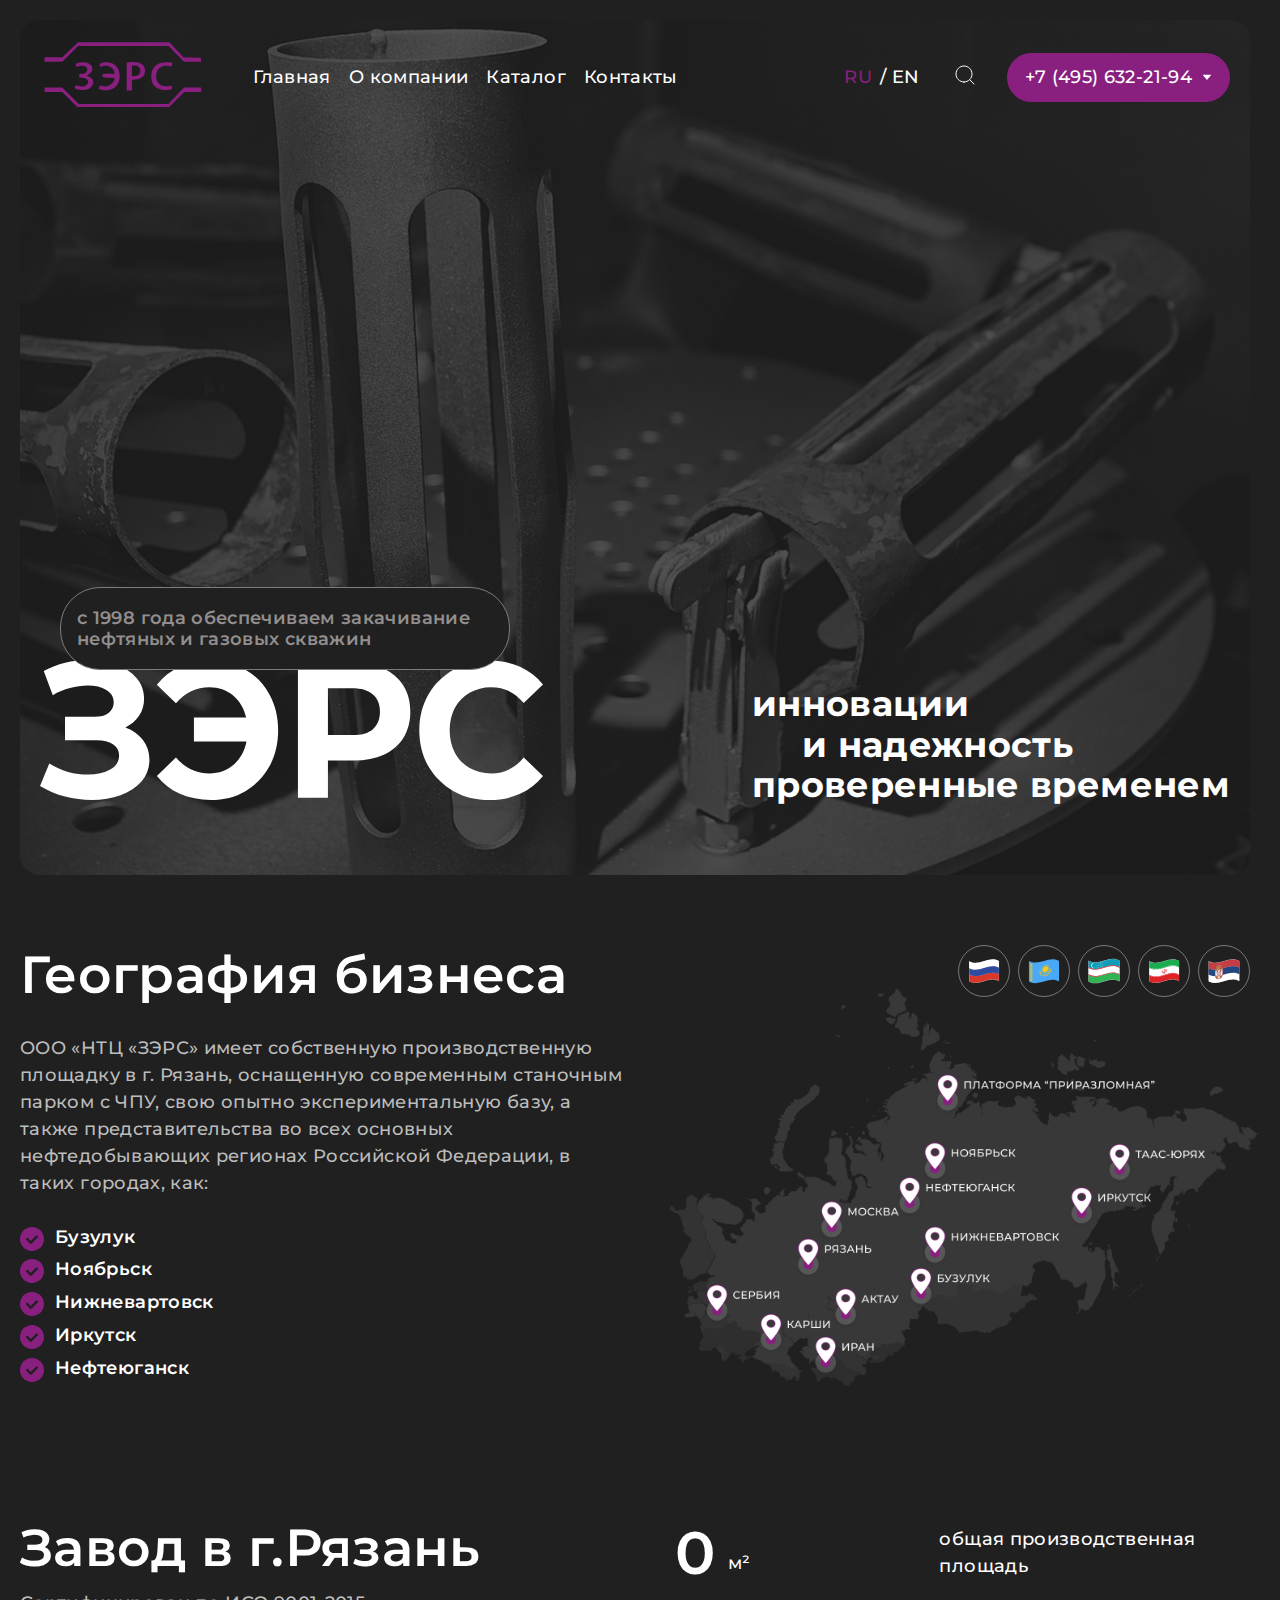
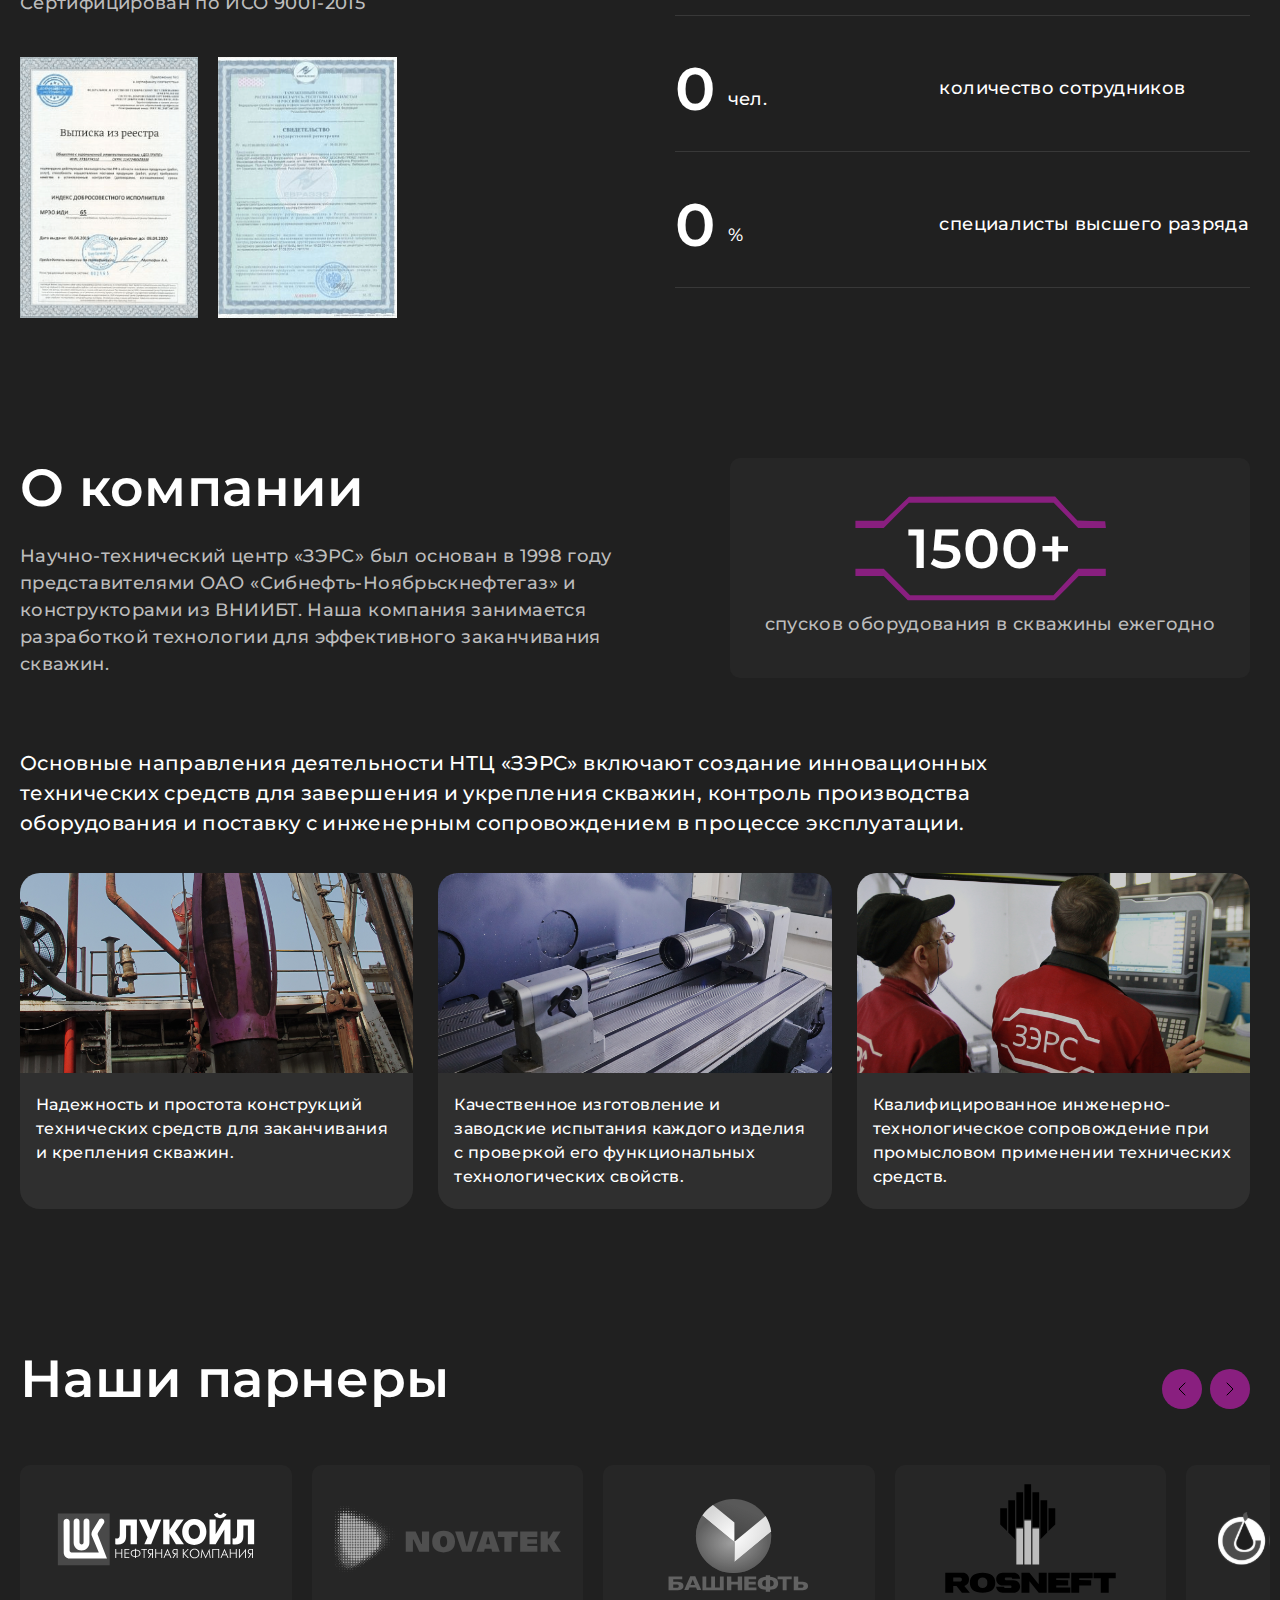
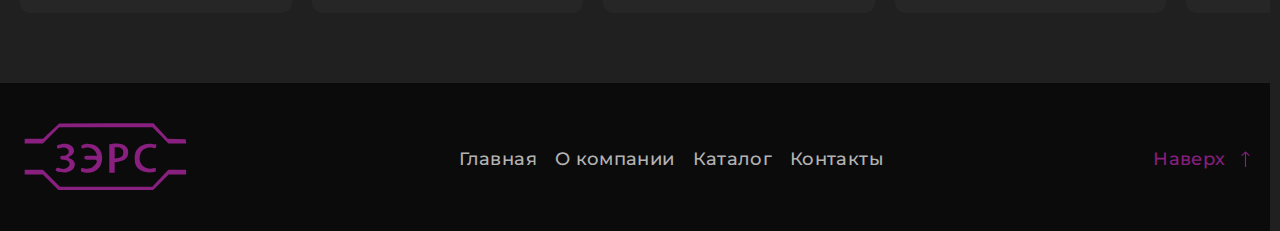
<file: index.html>
<!DOCTYPE html>
<html lang="en">

<head>
    <meta charset="UTF-8" />
    <meta name="viewport" content="width=device-width, initial-scale=1.0" />
    <link rel="stylesheet" href="css/style.css" />
    <title>Верстка сайта</title>
</head>

<body>

    <div class="content-holder">
        <!-- === HEADER === -->
        <header class="header floating">
            <div class="container">
                <div class="header__inner">
                    <div class="header__left">
                        <a class="header__logolink" href="/">
                            <img class="header__logo" src="images/logo.svg" alt="logo">
                        </a>

                        <ul class="header__list">
                            <li><a href="#">Главная</a></li>
                            <li><a href="#">О компании</a></li>
                            <li><a href="#">Каталог</a></li>
                            <li><a href="#">Контакты</a></li>
                        </ul>
                    </div>

                    <div class="header__right">
                        <div class="header__langs">
                            <a class="header__lang active" href="#">RU</a>
                            <a class="header__lang" href="#">EN</a>
                        </div>

                        <a class="header__search" href="#">
                            <img src="images/search.svg" alt="search icon">
                        </a>

                        <div class="header__phone">
                            <div class="header__current">
                                <a href="tel:+74956322194">+7 (495) 632-21-94</a>
                                <img src="images/arrow-white.svg" alt="arrow icon">
                            </div>
                            <ul class="header__dropdown">
                                <li><a href="tel:+74956322136">+7 (495) 632-21-36</a></li>
                                <li><a href="tel:+74956322111">+7 (495) 632-21-11</a></li>
                            </ul>
                        </div>
                        <a class="header__trigger getModal" href="#mobileMenu">
                            <img src="images/header-btn.svg" alt="header btn">
                        </a>
                    </div>
                </div>
            </div>
        </header>


        <!-- ==== MAIN CONTENT ==== -->
        <main class="main">
            <!-- === WELCOME === -->
            <section class="welcome">
                <div class="container">
                    <div class="welcome__inner" style="background-image: url(images/welcome-bg.png);">
                        <div class="welcome__main">
                            <div class="welcome__left">
                                <div class="welcome__box">
                                    с 1998 года обеспечиваем закачивание нефтяных и газовых скважин
                                </div>
                                <img src="images/name.svg" alt="name">
                            </div>
                            <h1 class="welcome__title">
                                инновации
                                <span>и надежность</span>
                                проверенные временем
                            </h1>
                        </div>
                    </div>
                </div>
            </section>

            <!-- === GEOS === -->
            <section class="geos spacing">
                <div class="container">
                    <div class="geos__inner">
                        <div class="geos__content">
                            <h2 class="title mb">География бизнеса</h2>
                            <p>ООО «НТЦ «ЗЭРС» имеет
                                собственную производственную площадку в г. Рязань, оснащенную современным станочным
                                парком с
                                ЧПУ, свою опытно экспериментальную базу, а также представительства во всех основных
                                нефтедобывающих регионах Российской Федерации, <span>в таких городах, как:</span></p>
                            <ul class="tick">
                                <li>Бузулук</li>
                                <li>Ноябрьск</li>
                                <li>Нижневартовск</li>
                                <li>Иркутск</li>
                                <li>Нефтеюганск</li>
                            </ul>
                        </div>
                        <div class="geos__right">
                            <div class="geos__flags">
                                <div class="geos__flag">
                                    <img src="images/flag-1.svg" alt="flag icon">
                                </div>

                                <div class="geos__flag">
                                    <img src="images/flag-2.svg" alt="flag icon">
                                </div>

                                <div class="geos__flag">
                                    <img src="images/flag-3.svg" alt="flag icon">
                                </div>

                                <div class="geos__flag">
                                    <img src="images/flag-4.svg" alt="flag icon">
                                </div>

                                <div class="geos__flag">
                                    <img src="images/flag-5.svg" alt="flag icon">
                                </div>
                            </div>
                            <img class="geos__map" src="images/geos-map.png" alt="geos map">
                        </div>
                    </div>
                </div>
            </section>

            <!-- === FACTORY === -->
            <section class="factory spacing">
                <div class="container">
                    <div class="factory__inner">
                        <div class="factory__left">
                            <h2 class="title">Завод в г.Рязань</h2>
                            <p class="text">Сертифицирован по ИСО 9001-2015</p>
                            <div class="factory__certificates">
                                <a class="factory__wrap" href="images/certificate-1.png" data-fancybox="factory">
                                    <img src="images/certificate-1.png" alt="certificate img">
                                </a>

                                <a class="factory__wrap" href="images/certificate-2.png" data-fancybox="factory">
                                    <img src="images/certificate-2.png" alt="certificate img">
                                </a>
                            </div>
                        </div>
                        <div class="factory__right">
                            <div class="factory__lines">
                                <div class="factory__line">
                                    <strong>
                                        <span data-counter-start="0" data-counter-end="10768">0</span>
                                        <sub>м²</sub>
                                    </strong>
                                    <p>общая производственная площадь</p>
                                </div>

                                <div class="factory__line">
                                    <strong>
                                        <span data-counter-start="0" data-counter-end="375">0</span>
                                        <sub>чел.</sub>
                                    </strong>
                                    <p>количество сотрудников</p>
                                </div>

                                <div class="factory__line">
                                    <strong><span data-counter-start="0" data-counter-end="80">0</span>
                                        <sub>%</sub>
                                    </strong>
                                    <p>специалисты высшего разряда</p>
                                </div>
                            </div>
                        </div>
                    </div>
                </div>
            </section>

            <!-- === COMPANY === -->
            <section class="company spacing">
                <div class="container">
                    <div class="company__inner">
                        <div class="company__left">
                            <h2 class="title">О компании</h2>
                            <div class="company__hidden">
                                <div class="company__box">
                                    <div class="company__num">
                                        1500+
                                    </div>
                                    <p>спусков оборудования в скважины ежегодно</p>
                                </div>
                            </div>
                            <p class="text">Научно-технический центр «ЗЭРС» был основан
                                в 1998 году представителями ОАО «Сибнефть-Ноябрьскнефтегаз» и конструкторами из ВНИИБТ.
                                Наша компания занимается разработкой технологии для эффективного заканчивания скважин.
                            </p>
                        </div>

                        <div class="company__box">
                            <div class="company__num">
                                1500+
                            </div>
                            <p>спусков оборудования в скважины ежегодно</p>
                        </div>
                    </div>
                    <p class="company__text">Основные направления деятельности НТЦ «ЗЭРС» включают создание
                        инновационных технических средств для завершения и укрепления скважин, контроль производства
                        оборудования и поставку с инженерным сопровождением в процессе эксплуатации.</p>
                    <div class="company__items">
                        <div class="company__item">
                            <img src="images/company-1.jpg" alt="company img">
                            <div class="company__info">
                                <p>Надежность и простота конструкций технических средств для заканчивания и крепления
                                    скважин.</p>
                            </div>
                        </div>

                        <div class="company__item">
                            <img src="images/company-2.jpg" alt="company img">
                            <div class="company__info">
                                <p>Качественное изготовление и заводские испытания каждого изделия с проверкой его
                                    функциональных технологических свойств.</p>
                            </div>
                        </div>

                        <div class="company__item">
                            <img src="images/company-3.jpg" alt="company img">
                            <div class="company__info">
                                <p>Квалифицированное инженерно-технологическое сопровождение при промысловом применении
                                    технических средств.</p>
                            </div>
                        </div>
                    </div>
                </div>
            </section>

            <!-- === PARTNERS === -->
            <section class="partners spacing">
                <div class="container">
                    <div class="head">
                        <h2 class="title">Наши парнеры</h2>
                        <div class="arrows">
                            <button class="arrow arrow--left">
                                <svg width="8" height="14" viewBox="0 0 8 14" fill="none"
                                    xmlns="http://www.w3.org/2000/svg">
                                    <path d="M7 13L1 7L7 1" stroke="#000" stroke-linecap="round"
                                        stroke-linejoin="round" />
                                </svg>
                            </button>
                            <button class="arrow arrow--right">
                                <svg width="8" height="14" viewBox="0 0 8 14" fill="none"
                                    xmlns="http://www.w3.org/2000/svg">
                                    <path d="M1 13L7 7L1 1" stroke="#000" stroke-linecap="round"
                                        stroke-linejoin="round" />
                                </svg>
                            </button>
                        </div>
                    </div>

                    <div class="partners__slider swiper">
                        <div class="swiper-wrapper">
                            <div class="swiper-slide">
                                <div class="partners__item">
                                    <img src="images/partners-1.svg" alt="partners img">
                                </div>
                            </div>

                            <div class="swiper-slide">
                                <div class="partners__item">
                                    <img src="images/partners-2.svg" alt="partners img">
                                </div>
                            </div>

                            <div class="swiper-slide">
                                <div class="partners__item">
                                    <img src="images/partners-3.svg" alt="partners img">
                                </div>
                            </div>

                            <div class="swiper-slide">
                                <div class="partners__item">
                                    <img src="images/partners-4.svg" alt="partners img">
                                </div>
                            </div>

                            <div class="swiper-slide">
                                <div class="partners__item">
                                    <img src="images/partners-5.svg" alt="partners img">
                                </div>
                            </div>

                            <div class="swiper-slide">
                                <div class="partners__item">
                                    <img src="images/partners-3.svg" alt="partners img">
                                </div>
                            </div>
                        </div>
                    </div>
                </div>
            </section>
        </main>

        <!-- === FOOTER === -->
        <footer class="footer">
            <div class="container">
                <div class="footer__inner">
                    <a class="footer__logolink" href="/">
                        <img class="footer__logo" src="images/logo.svg" alt="logo">
                    </a>

                    <ul class="footer__list">
                        <li><a href="#">Главная</a></li>
                        <li><a href="#">О компании</a></li>
                        <li><a href="#">Каталог</a></li>
                        <li><a href="#">Контакты</a></li>
                    </ul>

                    <a class="footer__up" href="#">
                        Наверх
                        <img src="images/arrow-up.svg" alt="arrow icon">
                    </a>
                </div>
            </div>
        </footer>
    </div>

    <!-- === MODAL === -->
    <div id="modal" class="modal">
        <div class="modal__inner">
            <h3 class="modal__title">Оставить заявку</h3>
            <p class="modal__text">Оставьте свои контактные данные и наш менеджер свяжется с вами в ближайшее время и
                проведет бесплатную консультацию</p>
            <button class="modal__close">
                <img src="images/x-icon.svg" alt="x icon">
            </button>
            <form class="form">
                <div class="form__item">
                    <img src="images/profile-icon.svg" alt="form icon">
                    <input type="text" name="fullname" placeholder="Ваше имя">
                </div>
                <div class="form__item">
                    <img src="images/tel-icon.svg" alt="form icon">
                    <input type="tel" name="phone" placeholder="Номер телефона">
                </div>
                <button class="btn btn--main" type="submit">Оставить заявку</button>
                <label class="form__confirm">
                    <input type="checkbox" checked>
                    <span class="form__policy">
                        Нажимая на кнопку оставить, вы соглашаетесь
                        с <a href="#">политикой конфиденциальности</a> сайта
                    </span>
                </label>
            </form>
        </div>
    </div>

    <!-- === MOBILE MENU === -->
    <div id="mobileMenu" class="mobile-menu">
        <div class="mobile-menu__inner">
            <div class="mobile-menu__head">
                <a class="mobile-menu__logolink" href="/">
                    <img class="mobile-menu__logo" src="images/logo.svg" alt="logo">
                </a>
                <button class="mobile-menu__close">
                    <img src="images/x-white.svg" alt="x icon">
                </button>
            </div>

            <div class="mobile-menu__main">
                <ul class="mobile-menu__list">
                    <li><a href="#">Главная</a></li>
                    <li><a href="#">О компании</a></li>
                    <li><a href="#">Каталог</a></li>
                    <li><a href="#">Контакты</a></li>
                </ul>
            </div>

            
        </div>
    </div>

    <!-- === SCRIPTS === -->
    <script src="https://api-maps.yandex.ru/2.1/?apikey=fd996bf6-11fe-4079-a1e2-5c6efd7723af&lang=ru_RU"></script>
    <script src="js/jquery.js"></script>
    <script src="js/libs.min.js"></script>
    <script src="js/script.js"></script>
</body>

</html>
</file>
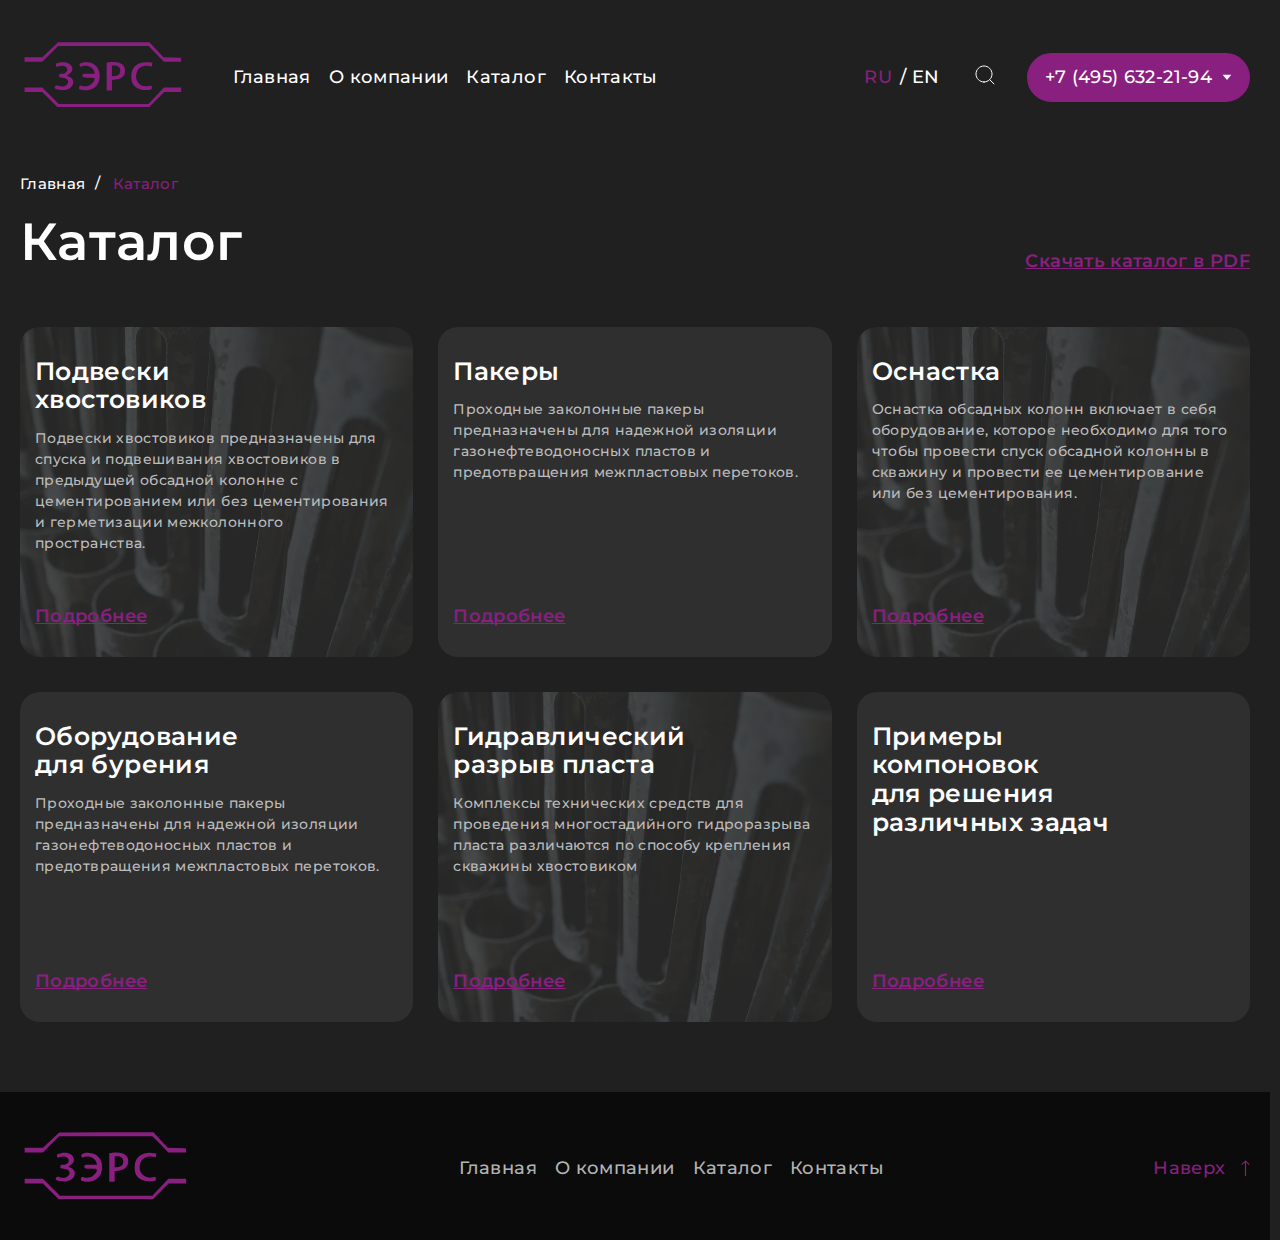
<file: catalog.html>
<!DOCTYPE html>
<html lang="en">

<head>
    <meta charset="UTF-8" />
    <meta name="viewport" content="width=device-width, initial-scale=1.0" />
    <link rel="stylesheet" href="css/style.css" />
    <title>Верстка сайта</title>
</head>

<body>

    <div class="content-holder">
        <!-- === HEADER === -->
        <header class="header">
            <div class="container">
                <div class="header__inner">
                    <div class="header__left">
                        <a class="header__logolink" href="/">
                            <img class="header__logo" src="images/logo.svg" alt="logo">
                        </a>

                        <ul class="header__list">
                            <li><a href="#">Главная</a></li>
                            <li><a href="#">О компании</a></li>
                            <li><a href="#">Каталог</a></li>
                            <li><a href="#">Контакты</a></li>
                        </ul>
                    </div>

                    <div class="header__right">
                        <div class="header__langs">
                            <a class="header__lang active" href="#">RU</a>
                            <a class="header__lang" href="#">EN</a>
                        </div>

                        <a class="header__search" href="#">
                            <img src="images/search.svg" alt="search icon">
                        </a>

                        <div class="header__phone">
                            <div class="header__current">
                                <a href="tel:+74956322194">+7 (495) 632-21-94</a>
                                <img src="images/arrow-white.svg" alt="arrow icon">
                            </div>
                            <ul class="header__dropdown">
                                <li><a href="tel:+74956322136">+7 (495) 632-21-36</a></li>
                                <li><a href="tel:+74956322111">+7 (495) 632-21-11</a></li>
                            </ul>
                        </div>
                        <a class="header__trigger getModal" href="#mobileMenu">
                            <img src="images/header-btn.svg" alt="header btn">
                        </a>
                    </div>
                </div>
            </div>
        </header>


        <!-- ==== MAIN CONTENT ==== -->
        <main class="main">
            <!-- === BREADCRUMBS === -->
            <div class="breadcrumbs">
                <div class="container">
                    <div class="breadcrumbs__inner">
                        <a class="breadcrumbs__link" href="#">Главная</a>
                        <div class="breadcrumbs__current">Каталог </div>
                    </div>
                </div>
            </div>

            <!-- === CATALOG === -->
            <section class="catalog spacing">
                <div class="container">
                    <div class="head">
                        <h2 class="title">Каталог </h2>
                        <a class="link" href="images/certificate-1.webp" download>Скачать каталог в PDF</a>
                    </div>

                    <div class="catalog__inner">
                        <div class="catalog__item">
                            <div class="catalog__main">
                                <h3>Подвески <br> хвостовиков</h3>
                                <p>Подвески хвостовиков предназначены для спуска и подвешивания хвостовиков в предыдущей обсадной колонне с цементированием или без цементирования и герметизации межколонного пространства.</p>
                            </div>

                            <a class="link" href="#">Подробнее</a>
                        </div>

                        <div class="catalog__item">
                            <div class="catalog__main">
                                <h3>Пакеры</h3>
                                <p>Проходные заколонные пакеры предназначены для надежной изоляции газонефтеводоносных пластов и предотвращения межпластовых перетоков.</p>
                            </div>

                            <a class="link" href="#">Подробнее</a>
                        </div>

                        <div class="catalog__item">
                            <div class="catalog__main">
                                <h3>Оснастка</h3>
                                <p>Оснастка обсадных колонн включает в себя оборудование, которое необходимо для того чтобы провести спуск обсадной колонны в скважину и провести ее цементирование или без цементирования.</p>
                            </div>

                            <a class="link" href="#">Подробнее</a>
                        </div>

                        <div class="catalog__item">
                            <div class="catalog__main">
                                <h3>Оборудование <br> для бурения</h3>
                                <p>Проходные заколонные пакеры предназначены для надежной изоляции газонефтеводоносных пластов и предотвращения межпластовых перетоков.</p>
                            </div>

                            <a class="link" href="#">Подробнее</a>
                        </div>

                        <div class="catalog__item">
                            <div class="catalog__main">
                                <h3>Гидравлический <br> разрыв пласта</h3>
                                <p>Комплексы технических средств для проведения многостадийного гидроразрыва пласта различаются по способу крепления скважины хвостовиком</p>
                            </div>

                            <a class="link" href="#">Подробнее</a>
                        </div>

                        <div class="catalog__item">
                            <div class="catalog__main">
                                <h3>Примеры <br> компоновок <br>
                                    для решения <br> различных задач
                                </h3>
                            </div>

                            <a class="link" href="#">Подробнее</a>
                        </div>
                    </div>
                </div>
            </section>

        </main>

        <!-- === FOOTER === -->
        <footer class="footer">
            <div class="container">
                <div class="footer__inner">
                    <a class="footer__logolink" href="/">
                        <img class="footer__logo" src="images/logo.svg" alt="logo">
                    </a>

                    <ul class="footer__list">
                        <li><a href="#">Главная</a></li>
                        <li><a href="#">О компании</a></li>
                        <li><a href="#">Каталог</a></li>
                        <li><a href="#">Контакты</a></li>
                    </ul>

                    <a class="footer__up" href="#">
                        Наверх
                        <img src="images/arrow-up.svg" alt="arrow icon">
                    </a>
                </div>
            </div>
        </footer>
    </div>

    <!-- === MODAL === -->
    <div id="modal" class="modal">
        <div class="modal__inner">
            <h3 class="modal__title">Оставить заявку</h3>
            <p class="modal__text">Оставьте свои контактные данные и наш менеджер свяжется с вами в ближайшее время и
                проведет бесплатную консультацию</p>
            <button class="modal__close">
                <img src="images/x-icon.svg" alt="x icon">
            </button>
            <form class="form">
                <div class="form__item">
                    <img src="images/profile-icon.svg" alt="form icon">
                    <input type="text" name="fullname" placeholder="Ваше имя">
                </div>
                <div class="form__item">
                    <img src="images/tel-icon.svg" alt="form icon">
                    <input type="tel" name="phone" placeholder="Номер телефона">
                </div>
                <button class="btn btn--main" type="submit">Оставить заявку</button>
                <label class="form__confirm">
                    <input type="checkbox" checked>
                    <span class="form__policy">
                        Нажимая на кнопку оставить, вы соглашаетесь
                        с <a href="#">политикой конфиденциальности</a> сайта
                    </span>
                </label>
            </form>
        </div>
    </div>

    <!-- === MOBILE MENU === -->
    <div id="mobileMenu" class="mobile-menu">
        <div class="mobile-menu__inner">
            <div class="mobile-menu__head">
                <a class="mobile-menu__logolink" href="/">
                    <img class="mobile-menu__logo" src="images/logo.svg" alt="logo">
                </a>
                <button class="mobile-menu__close">
                    <img src="images/x-white.svg" alt="x icon">
                </button>
            </div>

            <div class="mobile-menu__main">
                <ul class="mobile-menu__list">
                    <li><a href="#">Главная</a></li>
                    <li><a href="#">О компании</a></li>
                    <li><a href="#">Каталог</a></li>
                    <li><a href="#">Контакты</a></li>
                </ul>
            </div>

            
        </div>
    </div>

    <!-- === SCRIPTS === -->
    <script src="https://api-maps.yandex.ru/2.1/?apikey=fd996bf6-11fe-4079-a1e2-5c6efd7723af&lang=ru_RU"></script>
    <script src="js/jquery.js"></script>
    <script src="js/libs.min.js"></script>
    <script src="js/script.js"></script>
</body>

</html>
</file>
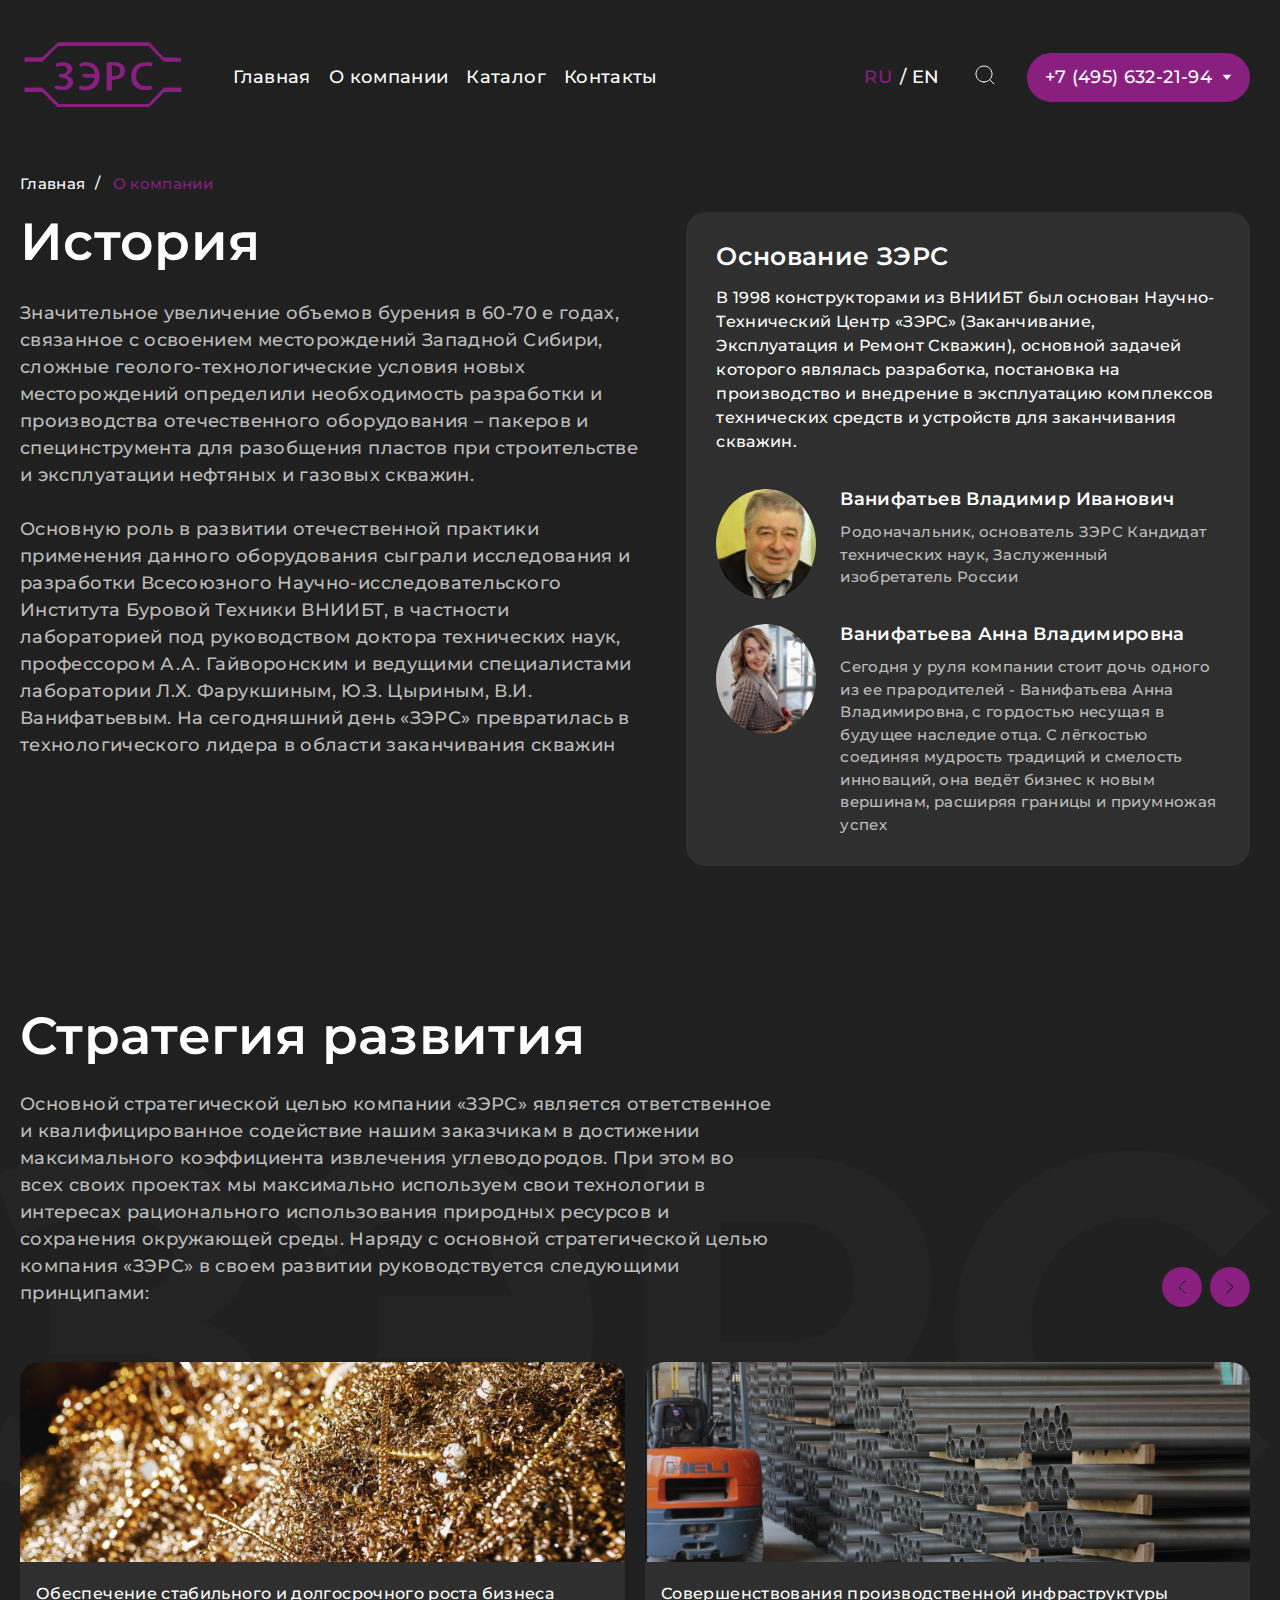
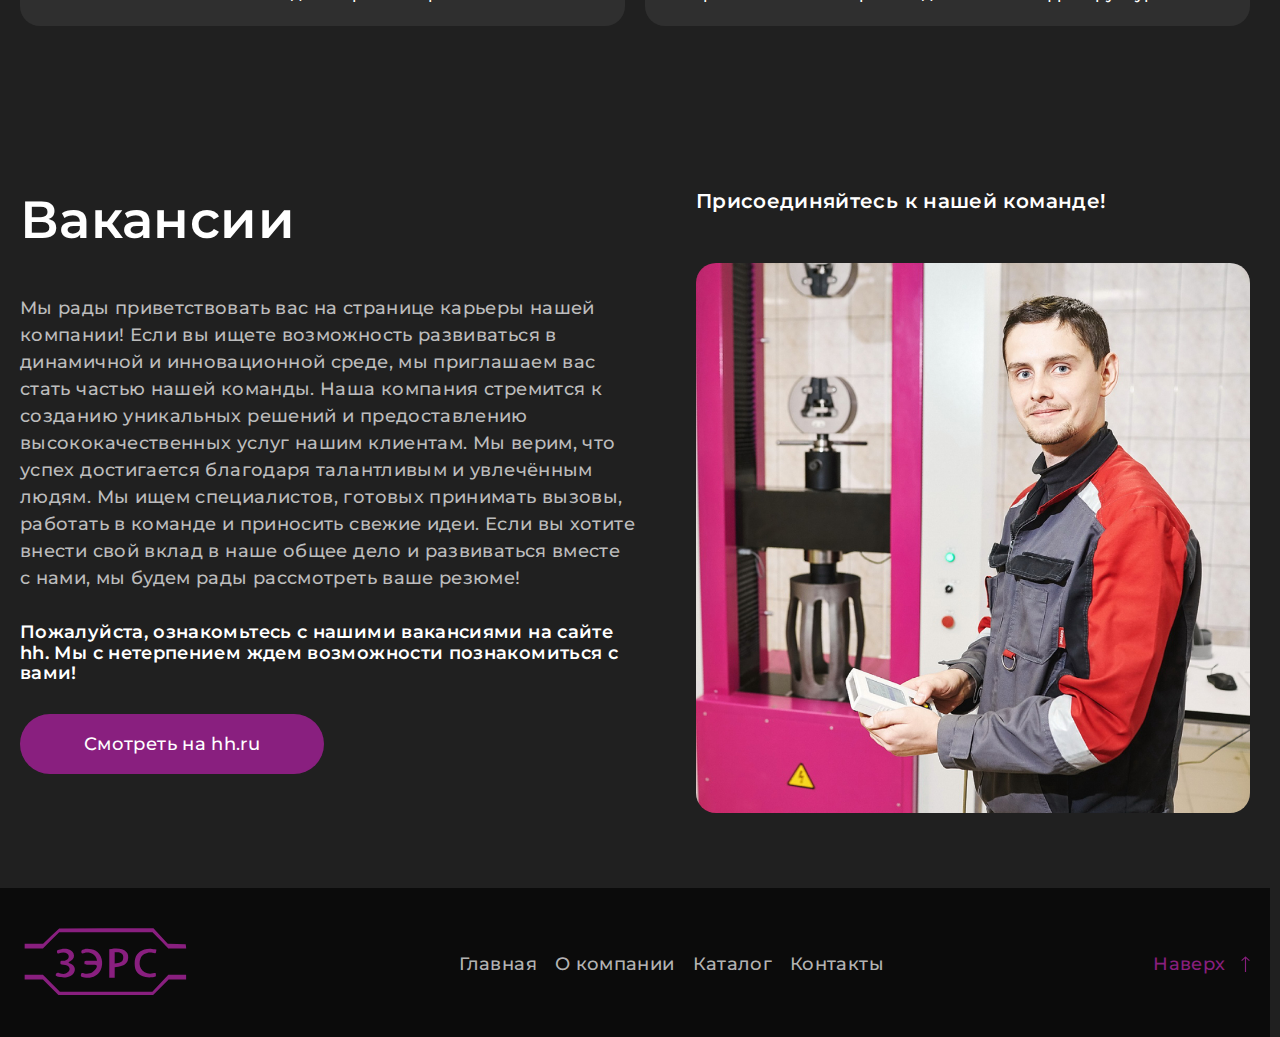
<file: company.html>
<!DOCTYPE html>
<html lang="en">

<head>
    <meta charset="UTF-8" />
    <meta name="viewport" content="width=device-width, initial-scale=1.0" />
    <link rel="stylesheet" href="css/style.css" />
    <title>Верстка сайта</title>
</head>

<body>

    <div class="content-holder">
        <!-- === HEADER === -->
        <header class="header">
            <div class="container">
                <div class="header__inner">
                    <div class="header__left">
                        <a class="header__logolink" href="/">
                            <img class="header__logo" src="images/logo.svg" alt="logo">
                        </a>

                        <ul class="header__list">
                            <li><a href="#">Главная</a></li>
                            <li><a href="#">О компании</a></li>
                            <li><a href="#">Каталог</a></li>
                            <li><a href="#">Контакты</a></li>
                        </ul>
                    </div>

                    <div class="header__right">
                        <div class="header__langs">
                            <a class="header__lang active" href="#">RU</a>
                            <a class="header__lang" href="#">EN</a>
                        </div>

                        <a class="header__search" href="#">
                            <img src="images/search.svg" alt="search icon">
                        </a>

                        <div class="header__phone">
                            <div class="header__current">
                                <a href="tel:+74956322194">+7 (495) 632-21-94</a>
                                <img src="images/arrow-white.svg" alt="arrow icon">
                            </div>
                            <ul class="header__dropdown">
                                <li><a href="tel:+74956322136">+7 (495) 632-21-36</a></li>
                                <li><a href="tel:+74956322111">+7 (495) 632-21-11</a></li>
                            </ul>
                        </div>
                        <a class="header__trigger getModal" href="#mobileMenu">
                            <img src="images/header-btn.svg" alt="header btn">
                        </a>
                    </div>
                </div>
            </div>
        </header>


        <!-- ==== MAIN CONTENT ==== -->
        <main class="main">
            <!-- === BREADCRUMBS === -->
            <div class="breadcrumbs">
                <div class="container">
                    <div class="breadcrumbs__inner">
                        <a class="breadcrumbs__link" href="#">Главная</a>
                        <div class="breadcrumbs__current">О компании</div>
                    </div>
                </div>
            </div>

            <!-- === HISTORY === -->
            <section class="history spacing">
                <div class="container">
                    <div class="history__inner">
                        <div class="history__left">
                            <h2 class="title">История </h2>
                            <p class="text">
                                Значительное увеличение объемов бурения в 60-70 е годах, связанное с освоением
                                месторождений Западной Сибири, сложные геолого-технологические условия новых
                                месторождений определили необходимость разработки и производства отечественного
                                оборудования – пакеров и специнструмента для разобщения пластов при строительстве и
                                эксплуатации нефтяных и газовых скважин.
                                <br><br>
                                Основную роль в развитии отечественной практики применения данного оборудования сыграли
                                исследования и разработки Всесоюзного Научно-исследовательского Института Буровой
                                Техники ВНИИБТ, в частности лабораторией под руководством доктора технических наук,
                                профессором А.А. Гайворонским и ведущими специалистами лаборатории Л.Х. Фарукшиным, Ю.З.
                                Цыриным, В.И. Ванифатьевым. На сегодняшний день «ЗЭРС» превратилась в технологического
                                лидера в области заканчивания скважин
                            </p>
                        </div>
                        <div class="history__box">
                            <h3>Основание ЗЭРС</h3>
                            <p>В 1998 конструкторами из ВНИИБТ был основан Научно-Технический Центр «ЗЭРС»
                                (Заканчивание, Эксплуатация и Ремонт Скважин), основной задачей которого являлась
                                разработка, постановка на производство и внедрение в эксплуатацию комплексов технических
                                средств и устройств для заканчивания скважин.</p>
                            <div class="history__items">
                                <div class="history__item">
                                    <img src="images/history-1.png" alt="history img">
                                    <div class="history__info">
                                        <strong>Ванифатьев Владимир Иванович</strong>
                                        <p>Родоначальник, основатель ЗЭРС
                                            Кандидат технических наук,
                                            Заслуженный изобретатель России</p>
                                    </div>
                                </div>

                                <div class="history__item">
                                    <img src="images/history-2.png" alt="history img">
                                    <div class="history__info">
                                        <strong>Ванифатьева Анна Владимировна</strong>
                                        <p>Сегодня у руля компании стоит дочь одного из ее прародителей - Ванифатьева
                                            Анна Владимировна, с гордостью несущая в будущее наследие отца. С лёгкостью
                                            соединяя мудрость традиций и смелость инноваций, она ведёт бизнес к новым
                                            вершинам, расширяя границы и приумножая успех</p>
                                    </div>
                                </div>
                            </div>
                        </div>
                    </div>
                </div>
            </section>

            <!-- === STRATS === -->
            <section class="strats spacing">
                <div class="container">
                    <div class="strats__head">
                        <div class="strats__head__left">
                            <h2 class="title">Стратегия развития</h2>
                            <p class="text">Основной стратегической целью компании «ЗЭРС» является ответственное и
                                квалифицированное содействие нашим заказчикам в достижении максимального коэффициента
                                извлечения углеводородов.
                                При этом во всех своих проектах мы максимально используем свои технологии в интересах
                                рационального использования природных ресурсов и сохранения окружающей среды.
                                Наряду с основной стратегической целью компания «ЗЭРС» в своем развитии руководствуется
                                следующими принципами:</p>
                        </div>
                        <div class="arrows">
                            <button class="arrow arrow--left">
                                <svg width="8" height="14" viewBox="0 0 8 14" fill="none"
                                    xmlns="http://www.w3.org/2000/svg">
                                    <path d="M7 13L1 7L7 1" stroke="#000" stroke-linecap="round"
                                        stroke-linejoin="round" />
                                </svg>
                            </button>
                            <button class="arrow arrow--right">
                                <svg width="8" height="14" viewBox="0 0 8 14" fill="none"
                                    xmlns="http://www.w3.org/2000/svg">
                                    <path d="M1 13L7 7L1 1" stroke="#000" stroke-linecap="round"
                                        stroke-linejoin="round" />
                                </svg>
                            </button>
                        </div>

                    </div>
                    <div class="strats__slider swiper">
                        <div class="swiper-wrapper">
                            <div class="swiper-slide">
                                <div class="company__item">
                                    <img src="images/strats-1.jpg" alt="company img">
                                    <div class="company__info">
                                        <p>Обеспечение стабильного
                                            и долгосрочного роста бизнеса</p>
                                    </div>
                                </div>
                            </div>

                            <div class="swiper-slide">
                                <div class="company__item">
                                    <img src="images/strats-2.jpg" alt="company img">
                                    <div class="company__info">
                                        <p>Совершенствования производственной инфраструктуры</p>
                                    </div>
                                </div>
                            </div>

                            <div class="swiper-slide">
                                <div class="company__item">
                                    <img src="images/strats-3.jpg" alt="company img">
                                    <div class="company__info">
                                        <p>Активное внедрение
                                            и использование новых технологий</p>
                                    </div>
                                </div>
                            </div>

                            <div class="swiper-slide">
                                <div class="company__item">
                                    <img src="images/strats-4.jpg" alt="company img">
                                    <div class="company__info">
                                        <p>Укрепление базы заказчиков и ее неуклонное расширение</p>
                                    </div>
                                </div>
                            </div>

                            <div class="swiper-slide">
                                <div class="company__item">
                                    <img src="images/strats-5.jpg" alt="company img">
                                    <div class="company__info">
                                        <p>Контроль качества и мониторинг </p>
                                    </div>
                                </div>
                            </div>

                            <div class="swiper-slide">
                                <div class="company__item">
                                    <img src="images/strats-6.jpg" alt="company img">
                                    <div class="company__info">
                                        <p>Внедрение высоких стандартов управления</p>
                                    </div>
                                </div>
                            </div>

                            <div class="swiper-slide">
                                <div class="company__item">
                                    <img src="images/strats-7.jpg" alt="company img">
                                    <div class="company__info">
                                        <p>Освоение новых рынков</p>
                                    </div>
                                </div>
                            </div>

                            <div class="swiper-slide">
                                <div class="company__item">
                                    <img src="images/strats-8.jpg" alt="company img">
                                    <div class="company__info">
                                        <p>Непрерывное повышение эффективности по всем направлениям деятельности</p>
                                    </div>
                                </div>
                            </div>
                        </div>
                    </div>
                </div>
            </section>

            <!-- === VACANCY === -->
            <section class="vacancy spacing">
                <div class="container">
                    <div class="vacancy__hidden">
                        <h2 class="title">Вакансии</h2>
                    </div>
                    <div class="vacancy__inner">
                        <div class="vacancy__left">
                            <h2 class="title">Вакансии</h2>
                            <p class="text">Мы рады приветствовать вас на странице карьеры нашей компании! Если вы ищете
                                возможность развиваться в динамичной и инновационной среде, мы приглашаем вас стать
                                частью нашей команды.
                                Наша компания стремится к созданию уникальных решений и предоставлению
                                высококачественных услуг нашим клиентам.
                                Мы верим, что успех достигается благодаря талантливым и увлечённым людям.
                                Мы ищем специалистов, готовых принимать вызовы, работать в команде и приносить свежие
                                идеи.
                                Если вы хотите внести свой вклад в наше общее дело и развиваться вместе с нами, мы будем
                                рады рассмотреть ваше резюме!</p>
                            <strong>Пожалуйста, ознакомьтесь с нашими вакансиями на сайте hh. Мы с нетерпением ждем
                                возможности познакомиться с вами!</strong>
                            <a class="btn btn--main" href="#">Смотреть на hh.ru</a>
                        </div>
                        <div class="vacancy__right">
                            <h3>Присоединяйтесь к нашей команде!</h3>
                            <img class="vacancy__img" src="images/vacancy.jpg" alt="vacancy img">
                        </div>
                    </div>
                </div>
            </section>

        </main>

        <!-- === FOOTER === -->
        <footer class="footer">
            <div class="container">
                <div class="footer__inner">
                    <a class="footer__logolink" href="/">
                        <img class="footer__logo" src="images/logo.svg" alt="logo">
                    </a>

                    <ul class="footer__list">
                        <li><a href="#">Главная</a></li>
                        <li><a href="#">О компании</a></li>
                        <li><a href="#">Каталог</a></li>
                        <li><a href="#">Контакты</a></li>
                    </ul>

                    <a class="footer__up" href="#">
                        Наверх
                        <img src="images/arrow-up.svg" alt="arrow icon">
                    </a>
                </div>
            </div>
        </footer>
    </div>

    <!-- === MODAL === -->
    <div id="modal" class="modal">
        <div class="modal__inner">
            <h3 class="modal__title">Оставить заявку</h3>
            <p class="modal__text">Оставьте свои контактные данные и наш менеджер свяжется с вами в ближайшее время и
                проведет бесплатную консультацию</p>
            <button class="modal__close">
                <img src="images/x-icon.svg" alt="x icon">
            </button>
            <form class="form">
                <div class="form__item">
                    <img src="images/profile-icon.svg" alt="form icon">
                    <input type="text" name="fullname" placeholder="Ваше имя">
                </div>
                <div class="form__item">
                    <img src="images/tel-icon.svg" alt="form icon">
                    <input type="tel" name="phone" placeholder="Номер телефона">
                </div>
                <button class="btn btn--main" type="submit">Оставить заявку</button>
                <label class="form__confirm">
                    <input type="checkbox" checked>
                    <span class="form__policy">
                        Нажимая на кнопку оставить, вы соглашаетесь
                        с <a href="#">политикой конфиденциальности</a> сайта
                    </span>
                </label>
            </form>
        </div>
    </div>

    <!-- === MOBILE MENU === -->
    <div id="mobileMenu" class="mobile-menu">
        <div class="mobile-menu__inner">
            <div class="mobile-menu__head">
                <a class="mobile-menu__logolink" href="/">
                    <img class="mobile-menu__logo" src="images/logo.svg" alt="logo">
                </a>
                <button class="mobile-menu__close">
                    <img src="images/x-white.svg" alt="x icon">
                </button>
            </div>

            <div class="mobile-menu__main">
                <ul class="mobile-menu__list">
                    <li><a href="#">Главная</a></li>
                    <li><a href="#">О компании</a></li>
                    <li><a href="#">Каталог</a></li>
                    <li><a href="#">Контакты</a></li>
                </ul>
            </div>

            
        </div>
    </div>

    <!-- === SCRIPTS === -->
    <script src="https://api-maps.yandex.ru/2.1/?apikey=fd996bf6-11fe-4079-a1e2-5c6efd7723af&lang=ru_RU"></script>
    <script src="js/jquery.js"></script>
    <script src="js/libs.min.js"></script>
    <script src="js/script.js"></script>
</body>

</html>
</file>
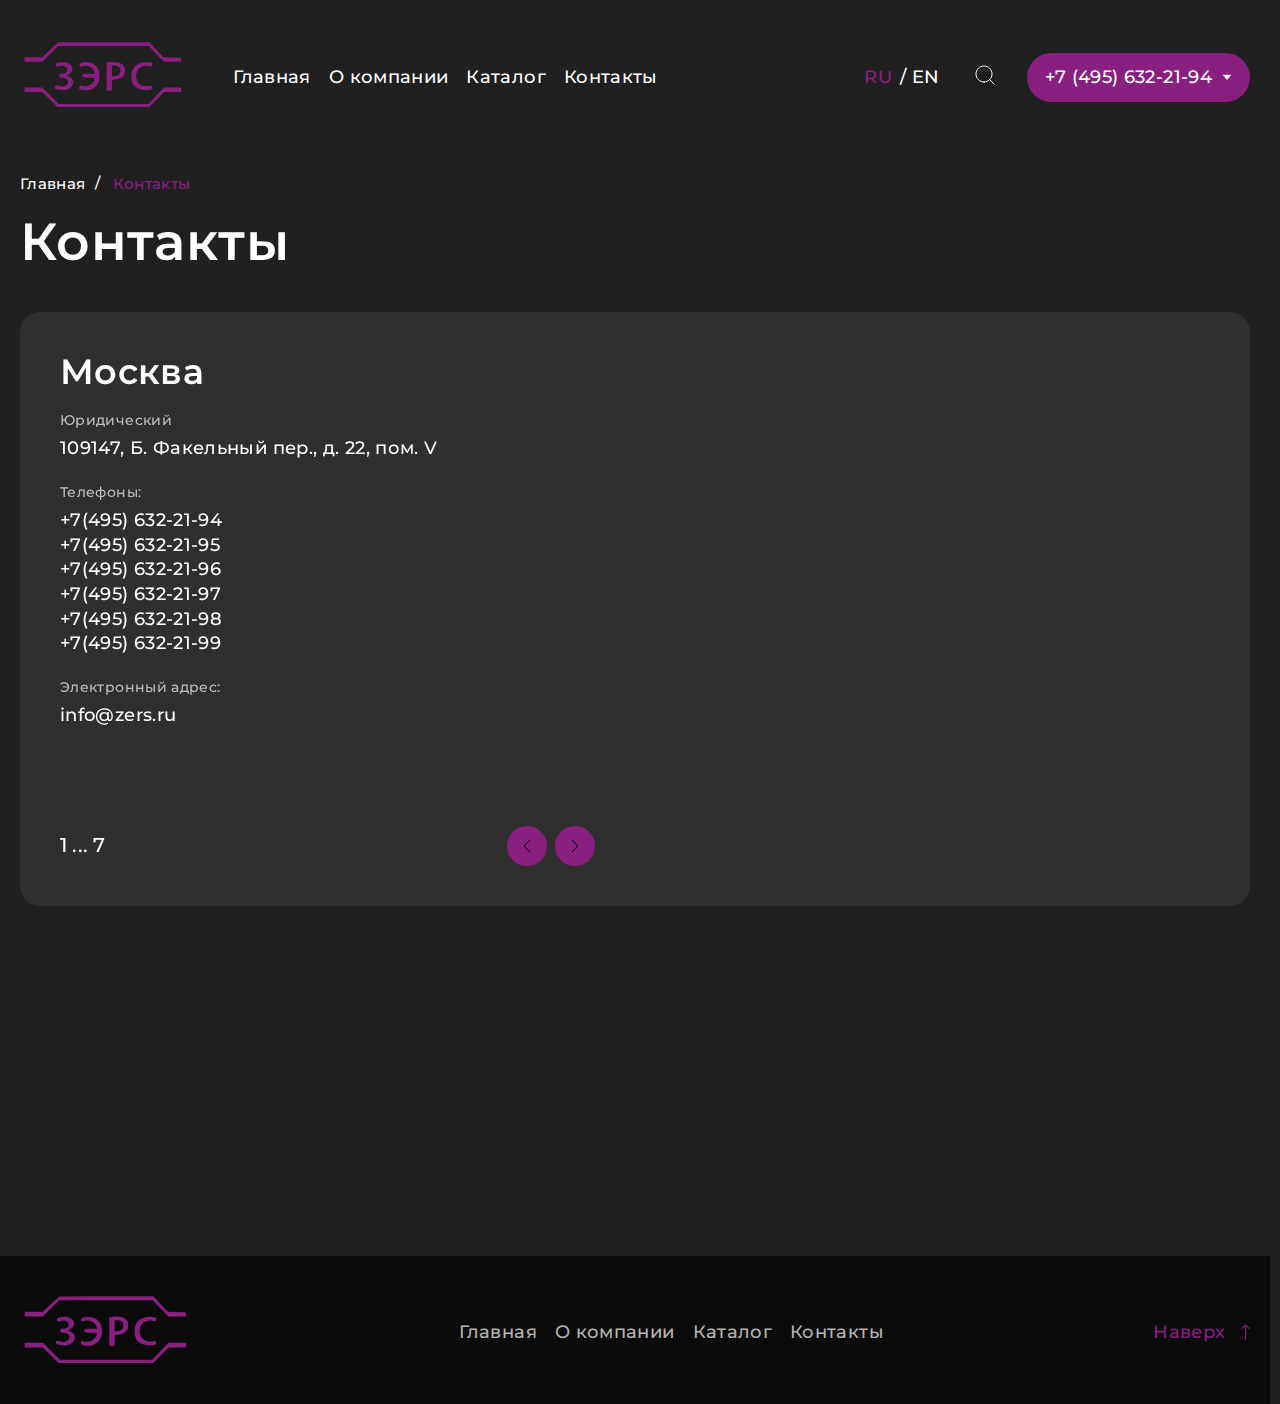
<file: contact.html>
<!DOCTYPE html>
<html lang="en">

<head>
    <meta charset="UTF-8" />
    <meta name="viewport" content="width=device-width, initial-scale=1.0" />
    <link rel="stylesheet" href="css/style.css" />
    <title>Верстка сайта</title>
</head>

<body>

    <div class="content-holder">
        <!-- === HEADER === -->
        <header class="header">
            <div class="container">
                <div class="header__inner">
                    <div class="header__left">
                        <a class="header__logolink" href="/">
                            <img class="header__logo" src="images/logo.svg" alt="logo">
                        </a>

                        <ul class="header__list">
                            <li><a href="#">Главная</a></li>
                            <li><a href="#">О компании</a></li>
                            <li><a href="#">Каталог</a></li>
                            <li><a href="#">Контакты</a></li>
                        </ul>
                    </div>

                    <div class="header__right">
                        <div class="header__langs">
                            <a class="header__lang active" href="#">RU</a>
                            <a class="header__lang" href="#">EN</a>
                        </div>

                        <a class="header__search" href="#">
                            <img src="images/search.svg" alt="search icon">
                        </a>

                        <div class="header__phone">
                            <div class="header__current">
                                <a href="tel:+74956322194">+7 (495) 632-21-94</a>
                                <img src="images/arrow-white.svg" alt="arrow icon">
                            </div>
                            <ul class="header__dropdown">
                                <li><a href="tel:+74956322136">+7 (495) 632-21-36</a></li>
                                <li><a href="tel:+74956322111">+7 (495) 632-21-11</a></li>
                            </ul>
                        </div>
                        <a class="header__trigger getModal" href="#mobileMenu">
                            <img src="images/header-btn.svg" alt="header btn">
                        </a>
                    </div>
                </div>
            </div>
        </header>


        <!-- ==== MAIN CONTENT ==== -->
        <main class="main">
            <!-- === BREADCRUMBS === -->
            <div class="breadcrumbs">
                <div class="container">
                    <div class="breadcrumbs__inner">
                        <a class="breadcrumbs__link" href="#">Главная</a>
                        <div class="breadcrumbs__current">Контакты </div>
                    </div>
                </div>
            </div>

            <!-- === CONTACT === -->
            <section class="contact spacing">
                <div class="container">
                    <h2 class="title">Контакты </h2>
                    <div class="contact__slider swiper">
                        <div class="swiper-wrapper">
                            <div class="swiper-slide">
                                <div class="contact__inner">
                                    <div class="contact__info">
                                        <div class="contact__main">
                                            <h3>Москва</h3>
                                            <div class="contact__lines">
                                                <div class="contact__line">
                                                    <span>Юридический</span>
                                                    <strong>109147, Б. Факельный пер., д. 22, пом. V</strong>
                                                </div>
            
                                                <div class="contact__line">
                                                    <span>Телефоны:</span>
                                                    <strong><a href="tel:+74956322194">+7(495) 632-21-94</a></strong>
                                                    <strong><a href="tel:+74956322195">+7(495) 632-21-95</a></strong>
                                                    <strong><a href="tel:+74956322196">+7(495) 632-21-96</a></strong>
                                                    <strong><a href="tel:+74956322197">+7(495) 632-21-97</a></strong>
                                                    <strong><a href="tel:+74956322198">+7(495) 632-21-98</a></strong>
                                                    <strong><a href="tel:+74956322199">+7(495) 632-21-99</a></strong>
                                                </div>
            
                                                <div class="contact__line">
                                                    <span>Электронный адрес:</span>
                                                    <strong><a href="mailto:info@zers.ru">info@zers.ru</a></strong>
                                                </div>
                                            </div>
                                        </div>
                                        <div class="contact__bottom">
                                            <div class="contact__nums">
                                                <a href="#">1</a>
                                                <span>...</span>
                                                <a href="#">7</a>
                                            </div>
                                            <div class="arrows">
                                                <button class="arrow arrow--left">
                                                    <svg width="8" height="14" viewBox="0 0 8 14" fill="none"
                                                        xmlns="http://www.w3.org/2000/svg">
                                                        <path d="M7 13L1 7L7 1" stroke="#000" stroke-linecap="round"
                                                            stroke-linejoin="round" />
                                                    </svg>
                                                </button>
                                                <button class="arrow arrow--right">
                                                    <svg width="8" height="14" viewBox="0 0 8 14" fill="none"
                                                        xmlns="http://www.w3.org/2000/svg">
                                                        <path d="M1 13L7 7L1 1" stroke="#000" stroke-linecap="round"
                                                            stroke-linejoin="round" />
                                                    </svg>
                                                </button>
                                            </div>
                                        </div>
                                    </div>
                                    <div class="search-map contact__map"
                                        data-coors="54.714978,55.955825;54.720000,55.960000;54.710000,55.950000"
                                        data-hint="Большой Факельный переулок, 22;"></div>
                                </div>
                            </div>

                            <div class="swiper-slide">
                                <div class="contact__inner">
                                    <div class="contact__info">
                                        <div class="contact__main">
                                            <h3>Ноябрьск</h3>
                                            <div class="contact__lines">
                                                <div class="contact__line">
                                                    <span>Юридический</span>
                                                    <strong>109147, Б. Факельный пер., д. 22, пом. V</strong>
                                                </div>
            
                                                <div class="contact__line">
                                                    <span>Телефоны:</span>
                                                    <strong><a href="tel:+74956322194">+7(495) 632-21-94</a></strong>
                                                    <strong><a href="tel:+74956322195">+7(495) 632-21-95</a></strong>
                                                    <strong><a href="tel:+74956322196">+7(495) 632-21-96</a></strong>
                                                    <strong><a href="tel:+74956322197">+7(495) 632-21-97</a></strong>
                                                    <strong><a href="tel:+74956322198">+7(495) 632-21-98</a></strong>
                                                    <strong><a href="tel:+74956322199">+7(495) 632-21-99</a></strong>
                                                </div>
            
                                                <div class="contact__line">
                                                    <span>Электронный адрес:</span>
                                                    <strong><a href="mailto:info@zers.ru">info@zers.ru</a></strong>
                                                </div>
                                            </div>
                                        </div>
                                        <div class="contact__bottom">
                                            <div class="contact__nums">
                                                <a href="#">1</a>
                                                <span>...</span>
                                                <a href="#">7</a>
                                            </div>
                                            <div class="arrows">
                                                <button class="arrow arrow--left">
                                                    <svg width="8" height="14" viewBox="0 0 8 14" fill="none"
                                                        xmlns="http://www.w3.org/2000/svg">
                                                        <path d="M7 13L1 7L7 1" stroke="#000" stroke-linecap="round"
                                                            stroke-linejoin="round" />
                                                    </svg>
                                                </button>
                                                <button class="arrow arrow--right">
                                                    <svg width="8" height="14" viewBox="0 0 8 14" fill="none"
                                                        xmlns="http://www.w3.org/2000/svg">
                                                        <path d="M1 13L7 7L1 1" stroke="#000" stroke-linecap="round"
                                                            stroke-linejoin="round" />
                                                    </svg>
                                                </button>
                                            </div>
                                        </div>
                                    </div>
                                    <div class="search-map contact__map"
                                        data-coors="54.714978,55.955825;54.720000,55.960000;54.710000,55.950000"
                                        data-hint="Большой Факельный переулок, 22;"></div>
                                </div>
                            </div>

                            <div class="swiper-slide">
                                <div class="contact__inner">
                                    <div class="contact__info">
                                        <div class="contact__main">
                                            <h3>Иркутск</h3>
                                            <div class="contact__lines">
                                                <div class="contact__line">
                                                    <span>Юридический</span>
                                                    <strong>109147, Б. Факельный пер., д. 22, пом. V</strong>
                                                </div>
            
                                                <div class="contact__line">
                                                    <span>Телефоны:</span>
                                                    <strong><a href="tel:+74956322194">+7(495) 632-21-94</a></strong>
                                                    <strong><a href="tel:+74956322195">+7(495) 632-21-95</a></strong>
                                                    <strong><a href="tel:+74956322196">+7(495) 632-21-96</a></strong>
                                                    <strong><a href="tel:+74956322197">+7(495) 632-21-97</a></strong>
                                                    <strong><a href="tel:+74956322198">+7(495) 632-21-98</a></strong>
                                                    <strong><a href="tel:+74956322199">+7(495) 632-21-99</a></strong>
                                                </div>
            
                                                <div class="contact__line">
                                                    <span>Электронный адрес:</span>
                                                    <strong><a href="mailto:info@zers.ru">info@zers.ru</a></strong>
                                                </div>
                                            </div>
                                        </div>
                                        <div class="contact__bottom">
                                            <div class="contact__nums">
                                                <a href="#">1</a>
                                                <span>...</span>
                                                <a href="#">7</a>
                                            </div>
                                            <div class="arrows">
                                                <button class="arrow arrow--left">
                                                    <svg width="8" height="14" viewBox="0 0 8 14" fill="none"
                                                        xmlns="http://www.w3.org/2000/svg">
                                                        <path d="M7 13L1 7L7 1" stroke="#000" stroke-linecap="round"
                                                            stroke-linejoin="round" />
                                                    </svg>
                                                </button>
                                                <button class="arrow arrow--right">
                                                    <svg width="8" height="14" viewBox="0 0 8 14" fill="none"
                                                        xmlns="http://www.w3.org/2000/svg">
                                                        <path d="M1 13L7 7L1 1" stroke="#000" stroke-linecap="round"
                                                            stroke-linejoin="round" />
                                                    </svg>
                                                </button>
                                            </div>
                                        </div>
                                    </div>
                                    <div class="search-map contact__map"
                                        data-coors="54.714978,55.955825;54.720000,55.960000;54.710000,55.950000"
                                        data-hint="Большой Факельный переулок, 22;"></div>
                                </div>
                            </div>
                        </div>
                    </div>
                </div>
            </section>

            <!-- === NAMING === -->
            <section class="naming spacing">
                <div class="container">
                    <h2 class="title"></h2>
                </div>
            </section>

            <!-- === NAMING === -->
            <section class="naming spacing">
                <div class="container">
                    <h2 class="title"></h2>
                </div>
            </section>

        </main>

        <!-- === FOOTER === -->
        <footer class="footer">
            <div class="container">
                <div class="footer__inner">
                    <a class="footer__logolink" href="/">
                        <img class="footer__logo" src="images/logo.svg" alt="logo">
                    </a>

                    <ul class="footer__list">
                        <li><a href="#">Главная</a></li>
                        <li><a href="#">О компании</a></li>
                        <li><a href="#">Каталог</a></li>
                        <li><a href="#">Контакты</a></li>
                    </ul>

                    <a class="footer__up" href="#">
                        Наверх
                        <img src="images/arrow-up.svg" alt="arrow icon">
                    </a>
                </div>
            </div>
        </footer>
    </div>

    <!-- === MODAL === -->
    <div id="modal" class="modal">
        <div class="modal__inner">
            <h3 class="modal__title">Оставить заявку</h3>
            <p class="modal__text">Оставьте свои контактные данные и наш менеджер свяжется с вами в ближайшее время и
                проведет бесплатную консультацию</p>
            <button class="modal__close">
                <img src="images/x-icon.svg" alt="x icon">
            </button>
            <form class="form">
                <div class="form__item">
                    <img src="images/profile-icon.svg" alt="form icon">
                    <input type="text" name="fullname" placeholder="Ваше имя">
                </div>
                <div class="form__item">
                    <img src="images/tel-icon.svg" alt="form icon">
                    <input type="tel" name="phone" placeholder="Номер телефона">
                </div>
                <button class="btn btn--main" type="submit">Оставить заявку</button>
                <label class="form__confirm">
                    <input type="checkbox" checked>
                    <span class="form__policy">
                        Нажимая на кнопку оставить, вы соглашаетесь
                        с <a href="#">политикой конфиденциальности</a> сайта
                    </span>
                </label>
            </form>
        </div>
    </div>

    <!-- === MOBILE MENU === -->
    <div id="mobileMenu" class="mobile-menu">
        <div class="mobile-menu__inner">
            <div class="mobile-menu__head">
                <a class="mobile-menu__logolink" href="/">
                    <img class="mobile-menu__logo" src="images/logo.svg" alt="logo">
                </a>
                <button class="mobile-menu__close">
                    <img src="images/x-white.svg" alt="x icon">
                </button>
            </div>

            <div class="mobile-menu__main">
                <ul class="mobile-menu__list">
                    <li><a href="#">Главная</a></li>
                    <li><a href="#">О компании</a></li>
                    <li><a href="#">Каталог</a></li>
                    <li><a href="#">Контакты</a></li>
                </ul>
            </div>


        </div>
    </div>

    <!-- === SCRIPTS === -->
    <script src="https://api-maps.yandex.ru/2.1/?apikey=fd996bf6-11fe-4079-a1e2-5c6efd7723af&lang=ru_RU"></script>
    <script src="js/jquery.js"></script>
    <script src="js/libs.min.js"></script>
    <script src="js/script.js"></script>
</body>

</html>
</file>
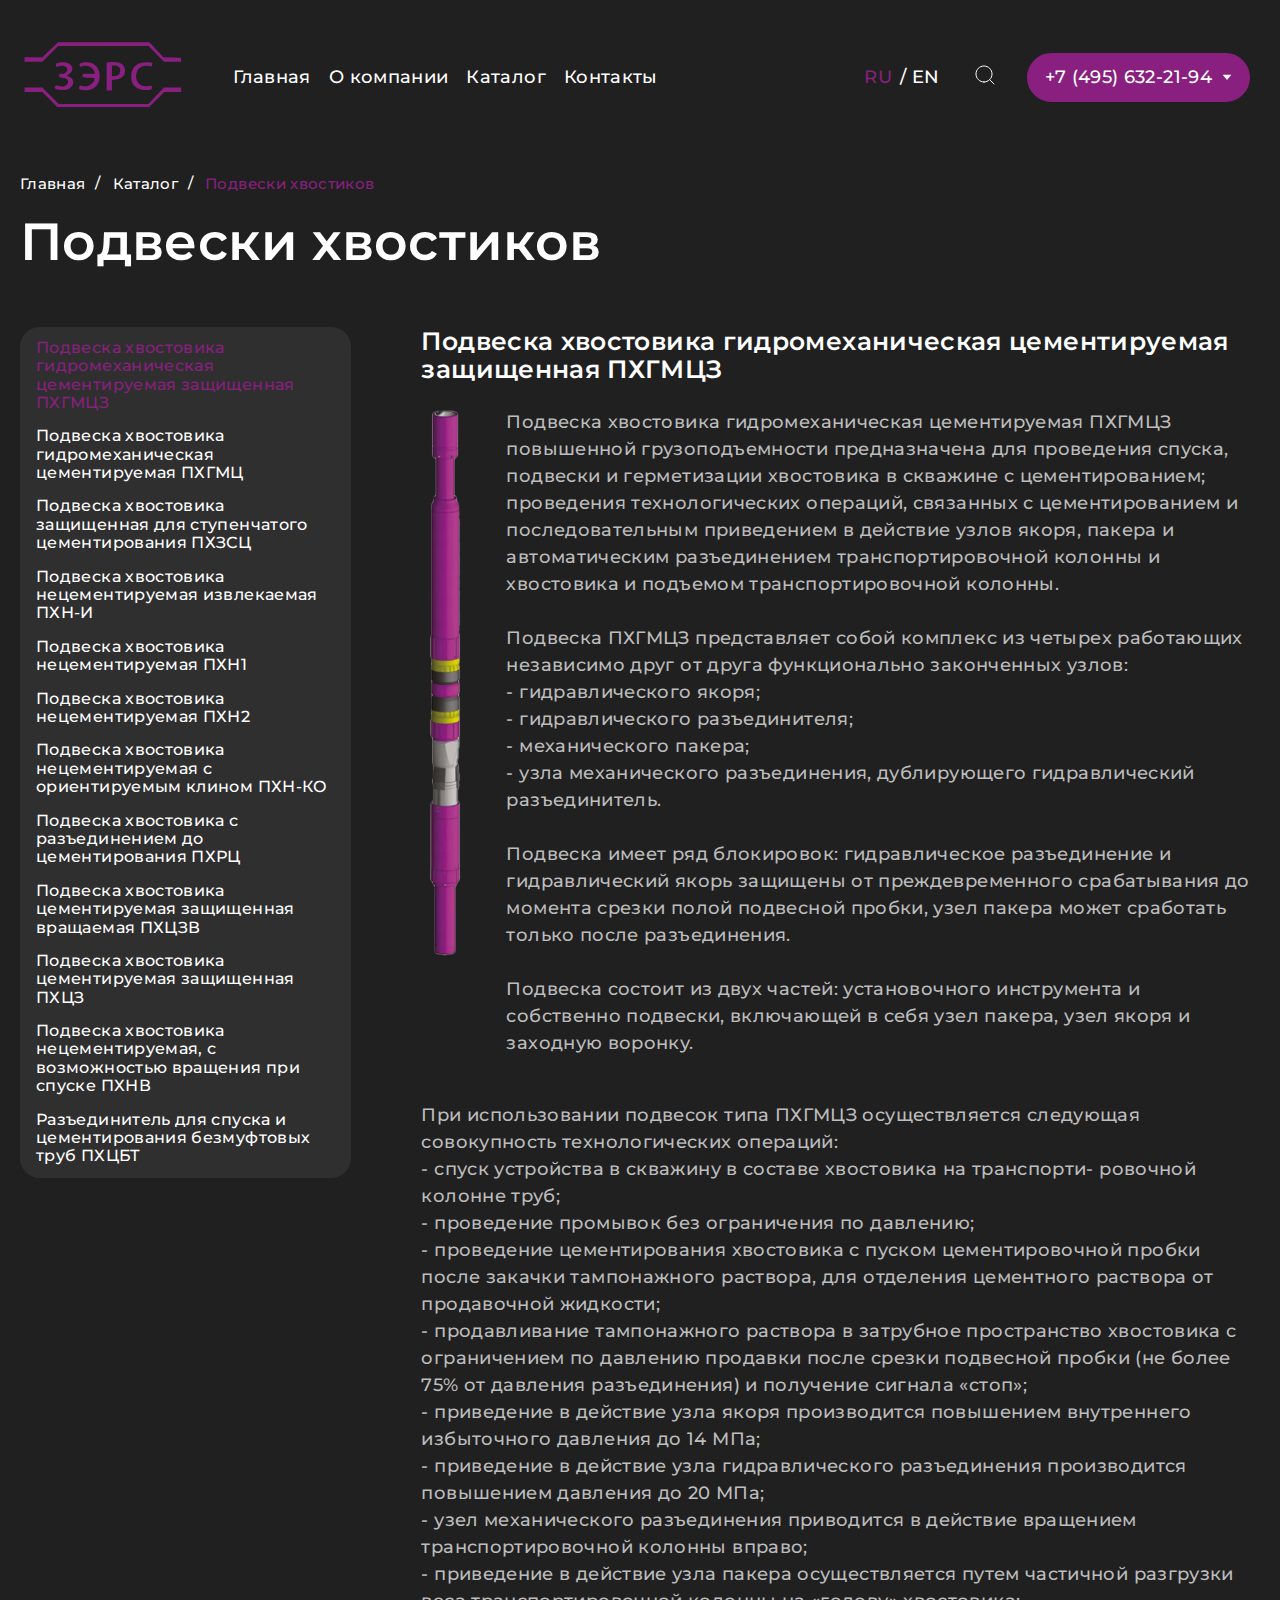
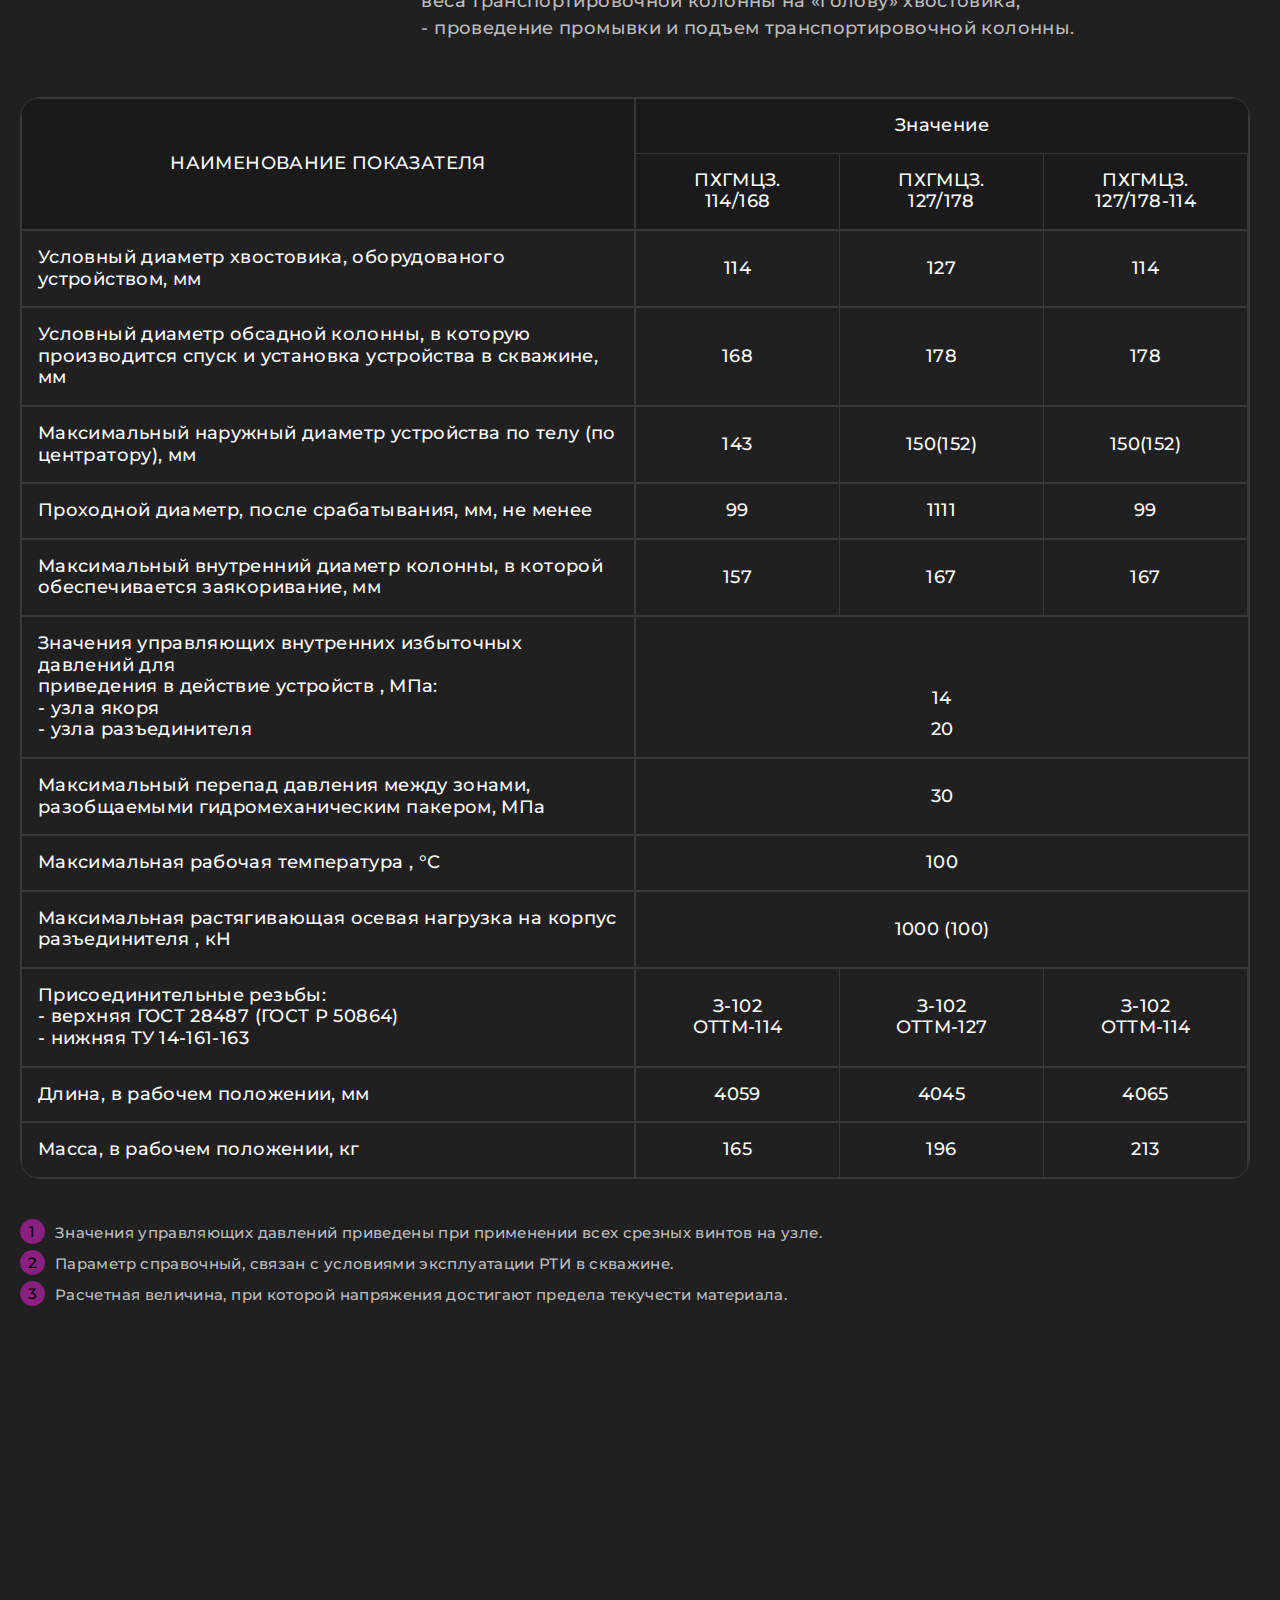
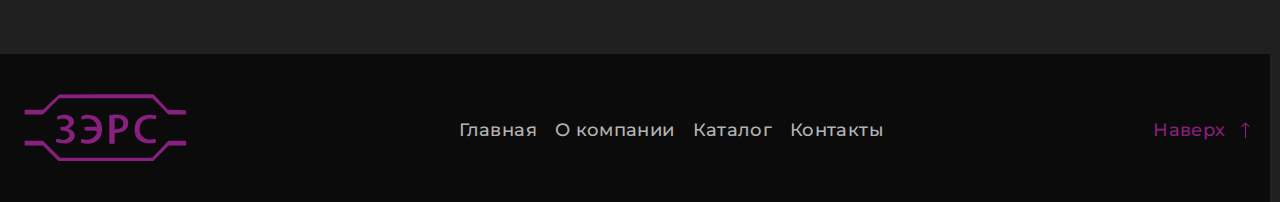
<file: item.html>
<!DOCTYPE html>
<html lang="en">

<head>
    <meta charset="UTF-8" />
    <meta name="viewport" content="width=device-width, initial-scale=1.0" />
    <link rel="stylesheet" href="css/style.css" />
    <title>Верстка сайта</title>
</head>

<body>

    <div class="content-holder">
        <!-- === HEADER === -->
        <header class="header">
            <div class="container">
                <div class="header__inner">
                    <div class="header__left">
                        <a class="header__logolink" href="/">
                            <img class="header__logo" src="images/logo.svg" alt="logo">
                        </a>

                        <ul class="header__list">
                            <li><a href="#">Главная</a></li>
                            <li><a href="#">О компании</a></li>
                            <li><a href="#">Каталог</a></li>
                            <li><a href="#">Контакты</a></li>
                        </ul>
                    </div>

                    <div class="header__right">
                        <div class="header__langs">
                            <a class="header__lang active" href="#">RU</a>
                            <a class="header__lang" href="#">EN</a>
                        </div>

                        <a class="header__search" href="#">
                            <img src="images/search.svg" alt="search icon">
                        </a>

                        <div class="header__phone">
                            <div class="header__current">
                                <a href="tel:+74956322194">+7 (495) 632-21-94</a>
                                <img src="images/arrow-white.svg" alt="arrow icon">
                            </div>
                            <ul class="header__dropdown">
                                <li><a href="tel:+74956322136">+7 (495) 632-21-36</a></li>
                                <li><a href="tel:+74956322111">+7 (495) 632-21-11</a></li>
                            </ul>
                        </div>
                        <a class="header__trigger getModal" href="#mobileMenu">
                            <img src="images/header-btn.svg" alt="header btn">
                        </a>
                    </div>
                </div>
            </div>
        </header>


        <!-- ==== MAIN CONTENT ==== -->
        <main class="main">
            <!-- === BREADCRUMBS === -->
            <div class="breadcrumbs">
                <div class="container">
                    <div class="breadcrumbs__inner">
                        <a class="breadcrumbs__link" href="#">Главная</a>
                        <a class="breadcrumbs__link" href="#">Каталог</a>
                        <div class="breadcrumbs__current">Подвески хвостиков</div>
                    </div>
                </div>
            </div>

            <!-- === ITEM === -->
            <section class="item spacing">
                <div class="container">
                    <h2 class="title">Подвески хвостиков</h2>
                    <select class="item__select" name="items">
                        <option value="item1">Подвеска хвостовика гидромеханическая цементируемая защищенная ПХГМЦЗ
                        </option>
                        <option value="item2">Подвеска хвостовика гидромеханическая цементируемая ПХГМЦ</option>
                        <option value="item3">Подвеска хвостовика защищенная для ступенчатого цементирования ПХЗСЦ
                        </option>
                        <option value="item4">Подвеска хвостовика нецементируемая извлекаемая ПХН-И</option>
                        <option value="item5">Подвеска хвостовика нецементируемая ПХН1</option>
                        <option value="item6">Подвеска хвостовика нецементируемая ПХН2</option>
                        <option value="item7">Подвеска хвостовика нецементируемая с ориентируемым клином ПХН-КО</option>
                        <option value="item8">Подвеска хвостовика с разъединением до цементирования ПХРЦ</option>
                        <option value="item9">Подвеска хвостовика цементируемая защищенная вращаемая ПХЦЗВ</option>
                        <option value="item10">Подвеска хвостовика цементируемая защищенная ПХЦЗ</option>
                        <option value="item11">Пподвеска хвостовика нецементируемая, с возможностью вращения при спуске
                            ПХНВ</option>
                        <option value="item12">Разъединитель для спуска и цементирования безмуфтовых труб ПХЦБТ</option>
                    </select>
                    <div class="item__inner">
                        <div class="item__aside">
                            <ul class="item__list">
                                <li><a href="#" class="active">Подвеска хвостовика гидромеханическая цементируемая
                                        защищенная ПХГМЦЗ</a></li>
                                <li><a href="#">Подвеска хвостовика гидромеханическая цементируемая ПХГМЦ</a></li>
                                <li><a href="#">Подвеска хвостовика защищенная для ступенчатого цементирования ПХЗСЦ</a>
                                </li>
                                <li><a href="#">Подвеска хвостовика нецементируемая извлекаемая ПХН-И</a></li>
                                <li><a href="#">Подвеска хвостовика нецементируемая ПХН1</a></li>
                                <li><a href="#">Подвеска хвостовика нецементируемая ПХН2</a></li>
                                <li><a href="#">Подвеска хвостовика нецементируемая с ориентируемым клином ПХН-КО</a>
                                </li>
                                <li><a href="#">Подвеска хвостовика с разъединением до цементирования ПХРЦ</a></li>
                                <li><a href="#">Подвеска хвостовика цементируемая защищенная вращаемая ПХЦЗВ</a></li>
                                <li><a href="#">Подвеска хвостовика цементируемая защищенная ПХЦЗ</a></li>
                                <li><a href="#">Подвеска хвостовика нецементируемая, с возможностью вращения при спуске
                                        ПХНВ</a></li>
                                <li><a href="#">Разъединитель для спуска и цементирования безмуфтовых труб ПХЦБТ</a>
                                </li>
                            </ul>
                        </div>

                        <div class="item__whole">
                            <div class="tabs__content active">
                                <div class="tabs__wrapper">
                                    <div class="item__content">
                                        <h3>Подвеска хвостовика гидромеханическая цементируемая защищенная ПХГМЦЗ</h3>
                                        <div class="item__middle">
                                            <img src="images/tube.webp" alt="item img">
                                            <p>
                                                Подвеска хвостовика гидромеханическая цементируемая ПХГМЦЗ повышенной
                                                грузоподъемности предназначена для проведения спуска, подвески и
                                                герметизации
                                                хвостовика в скважине с цементированием; проведения технологических
                                                операций,
                                                связанных с цементированием и последовательным приведением в действие
                                                узлов
                                                якоря,
                                                пакера и автоматическим разъединением транспортировочной колонны и
                                                хвостовика и
                                                подъемом транспортировочной колонны.
                                                <br><br>
                                                Подвеска ПХГМЦЗ представляет собой комплекс из четырех работающих
                                                независимо
                                                друг от
                                                друга функционально законченных узлов: <br>
                                                - гидравлического якоря; <br>
                                                - гидравлического разъединителя; <br>
                                                - механического пакера; <br>
                                                - узла механического разъединения, дублирующего гидравлический
                                                разъединитель.
                                                <br><br>
                                                Подвеска имеет ряд блокировок: гидравлическое разъединение и
                                                гидравлический
                                                якорь
                                                защищены от преждевременного срабатывания до момента срезки полой
                                                подвесной
                                                пробки,
                                                узел пакера может сработать только после разъединения.
                                                <br><br>
                                                Подвеска состоит из двух частей: установочного инструмента и собственно
                                                подвески,
                                                включающей в себя узел пакера, узел якоря и заходную воронку.
                                            </p>
                                        </div>
                                        <p>
                                            При использовании подвесок типа ПХГМЦЗ осуществляется следующая совокупность
                                            технологических операций: <br>
                                            - спуск устройства в скважину в составе хвостовика на транспорти- ровочной
                                            колонне
                                            труб;<br>
                                            - проведение промывок без ограничения по давлению;<br>
                                            - проведение цементирования хвостовика с пуском цементировочной пробки после
                                            закачки
                                            тампонажного раствора, для отделения цементного раствора от продавочной
                                            жидкости; <br>
                                            - продавливание тампонажного раствора в затрубное пространство хвостовика с
                                            ограничением
                                            по давлению продавки после
                                            срезки подвесной пробки (не более 75% от давления разъединения) и получение
                                            сигнала
                                            «стоп»; <br>
                                            - приведение в действие узла якоря производится повышением внутреннего
                                            избыточного давления до 14 МПа; <br>
                                            - приведение в действие узла гидравлического разъединения производится
                                            повышением
                                            давления до 20 МПа; <br>
                                            - узел механического разъединения приводится в действие вращением
                                            транспортировочной
                                            колонны вправо; <br>
                                            - приведение в действие узла пакера осуществляется путем частичной разгрузки
                                            веса
                                            транспортировочной колонны на «голову» хвостовика;<br>
                                            - проведение промывки и подъем транспортировочной колонны.
                                        </p>
                                    </div>
                                </div>
                            </div>

                            <div class="tabs__content">
                                <div class="tabs__wrapper">
                                    <div class="item__content">
                                        <h3>Подвеска хвостовика гидромеханическая цементируемая защищенная ПХГМЦЗ</h3>
                                        <div class="item__middle">
                                            <img src="images/tube.webp" alt="item img">
                                            <p>
                                                Подвеска ПХГМЦЗ представляет собой комплекс из четырех работающих
                                                независимо
                                                друг от
                                                друга функционально законченных узлов: <br>
                                                - гидравлического якоря; <br>
                                                - гидравлического разъединителя; <br>
                                                - механического пакера; <br>
                                                - узла механического разъединения, дублирующего гидравлический
                                                разъединитель.
                                                <br><br>
                                                Подвеска имеет ряд блокировок: гидравлическое разъединение и
                                                гидравлический
                                                якорь
                                                защищены от преждевременного срабатывания до момента срезки полой
                                                подвесной
                                                пробки,
                                                узел пакера может сработать только после разъединения.
                                                <br><br>
                                                Подвеска состоит из двух частей: установочного инструмента и собственно
                                                подвески,
                                                включающей в себя узел пакера, узел якоря и заходную воронку.
                                            </p>
                                        </div>
                                        <p>
                                            При использовании подвесок типа ПХГМЦЗ осуществляется следующая совокупность
                                            технологических операций: <br>
                                            - спуск устройства в скважину в составе хвостовика на транспорти- ровочной
                                            колонне
                                            труб;<br>
                                            - проведение промывок без ограничения по давлению;<br>
                                            - проведение цементирования хвостовика с пуском цементировочной пробки после
                                            закачки
                                            тампонажного раствора, для отделения цементного раствора от продавочной
                                            жидкости; <br>
                                            - продавливание тампонажного раствора в затрубное пространство хвостовика с
                                            ограничением
                                            по давлению продавки после
                                            срезки подвесной пробки (не более 75% от давления разъединения) и получение
                                            сигнала
                                            «стоп»; <br>
                                            - приведение в действие узла якоря производится повышением внутреннего
                                            избыточного давления до 14 МПа; <br>
                                            - приведение в действие узла гидравлического разъединения производится
                                            повышением
                                            давления до 20 МПа; <br>
                                            - узел механического разъединения приводится в действие вращением
                                            транспортировочной
                                            колонны вправо; <br>
                                            - приведение в действие узла пакера осуществляется путем частичной разгрузки
                                            веса
                                            транспортировочной колонны на «голову» хвостовика;<br>
                                            - проведение промывки и подъем транспортировочной колонны.
                                        </p>
                                    </div>
                                </div>
                            </div>

                            <div class="tabs__content">
                                <div class="tabs__wrapper">
                                    <div class="item__content">
                                        <h3>Подвеска хвостовика гидромеханическая цементируемая защищенная ПХГМЦЗ</h3>
                                        <div class="item__middle">
                                            <img src="images/tube.webp" alt="item img">
                                            <p>
                                                Подвеска хвостовика гидромеханическая цементируемая ПХГМЦЗ повышенной
                                                грузоподъемности предназначена для проведения спуска, подвески и
                                                герметизации
                                                хвостовика в скважине с цементированием; проведения технологических
                                                операций,
                                                связанных с цементированием и последовательным приведением в действие
                                                узлов
                                                якоря,
                                                пакера и автоматическим разъединением транспортировочной колонны и
                                                хвостовика и
                                                подъемом транспортировочной колонны.
                                                <br><br>
                                                Подвеска ПХГМЦЗ представляет собой комплекс из четырех работающих
                                                независимо
                                                друг от
                                                друга функционально законченных узлов: <br>
                                                - гидравлического якоря; <br>
                                                - гидравлического разъединителя; <br>
                                                - механического пакера; <br>
                                                - узла механического разъединения, дублирующего гидравлический
                                                разъединитель.
                                                <br><br>
                                                Подвеска имеет ряд блокировок: гидравлическое разъединение и
                                                гидравлический
                                                якорь
                                                защищены от преждевременного срабатывания до момента срезки полой
                                                подвесной
                                                пробки,
                                                узел пакера может сработать только после разъединения.
                                                <br><br>
                                                Подвеска состоит из двух частей: установочного инструмента и собственно
                                                подвески,
                                                включающей в себя узел пакера, узел якоря и заходную воронку.
                                            </p>
                                        </div>
                                        <p>
                                            При использовании подвесок типа ПХГМЦЗ осуществляется следующая совокупность
                                            технологических операций: <br>
                                            - спуск устройства в скважину в составе хвостовика на транспорти- ровочной
                                            колонне
                                            труб;<br>
                                            - проведение промывок без ограничения по давлению;<br>
                                            - проведение цементирования хвостовика с пуском цементировочной пробки после
                                            закачки
                                            тампонажного раствора, для отделения цементного раствора от продавочной
                                            жидкости; <br>
                                            - продавливание тампонажного раствора в затрубное пространство хвостовика с
                                            ограничением
                                            по давлению продавки после
                                            срезки подвесной пробки (не более 75% от давления разъединения) и получение
                                            сигнала
                                            «стоп»; <br>
                                            - приведение в действие узла якоря производится повышением внутреннего
                                            избыточного давления до 14 МПа; <br>
                                            - приведение в действие узла гидравлического разъединения производится
                                            повышением
                                            давления до 20 МПа; <br>
                                            - узел механического разъединения приводится в действие вращением
                                            транспортировочной
                                            колонны вправо; <br>
                                            - приведение в действие узла пакера осуществляется путем частичной разгрузки
                                            веса
                                            транспортировочной колонны на «голову» хвостовика;<br>
                                            - проведение промывки и подъем транспортировочной колонны.
                                        </p>
                                    </div>
                                </div>
                            </div>

                            <div class="tabs__content">
                                <div class="tabs__wrapper">
                                    <div class="item__content">
                                        <h3>Подвеска хвостовика гидромеханическая цементируемая защищенная ПХГМЦЗ</h3>
                                        <div class="item__middle">
                                            <img src="images/tube.webp" alt="item img">
                                            <p>
                                                Подвеска ПХГМЦЗ представляет собой комплекс из четырех работающих
                                                независимо
                                                друг от
                                                друга функционально законченных узлов: <br>
                                                - гидравлического якоря; <br>
                                                - гидравлического разъединителя; <br>
                                                - механического пакера; <br>
                                                - узла механического разъединения, дублирующего гидравлический
                                                разъединитель.
                                                <br><br>
                                                Подвеска имеет ряд блокировок: гидравлическое разъединение и
                                                гидравлический
                                                якорь
                                                защищены от преждевременного срабатывания до момента срезки полой
                                                подвесной
                                                пробки,
                                                узел пакера может сработать только после разъединения.
                                                <br><br>
                                                Подвеска состоит из двух частей: установочного инструмента и собственно
                                                подвески,
                                                включающей в себя узел пакера, узел якоря и заходную воронку.
                                            </p>
                                        </div>
                                        <p>
                                            При использовании подвесок типа ПХГМЦЗ осуществляется следующая совокупность
                                            технологических операций: <br>
                                            - спуск устройства в скважину в составе хвостовика на транспорти- ровочной
                                            колонне
                                            труб;<br>
                                            - проведение промывок без ограничения по давлению;<br>
                                            - проведение цементирования хвостовика с пуском цементировочной пробки после
                                            закачки
                                            тампонажного раствора, для отделения цементного раствора от продавочной
                                            жидкости; <br>
                                            - продавливание тампонажного раствора в затрубное пространство хвостовика с
                                            ограничением
                                            по давлению продавки после
                                            срезки подвесной пробки (не более 75% от давления разъединения) и получение
                                            сигнала
                                            «стоп»; <br>
                                            - приведение в действие узла якоря производится повышением внутреннего
                                            избыточного давления до 14 МПа; <br>
                                            - приведение в действие узла гидравлического разъединения производится
                                            повышением
                                            давления до 20 МПа; <br>
                                            - узел механического разъединения приводится в действие вращением
                                            транспортировочной
                                            колонны вправо; <br>
                                            - приведение в действие узла пакера осуществляется путем частичной разгрузки
                                            веса
                                            транспортировочной колонны на «голову» хвостовика;<br>
                                            - проведение промывки и подъем транспортировочной колонны.
                                        </p>
                                    </div>
                                </div>
                            </div>

                            <div class="tabs__content">
                                <div class="tabs__wrapper">
                                    <div class="item__content">
                                        <h3>Подвеска хвостовика гидромеханическая цементируемая защищенная ПХГМЦЗ</h3>
                                        <div class="item__middle">
                                            <img src="images/tube.webp" alt="item img">
                                            <p>
                                                Подвеска хвостовика гидромеханическая цементируемая ПХГМЦЗ повышенной
                                                грузоподъемности предназначена для проведения спуска, подвески и
                                                герметизации
                                                хвостовика в скважине с цементированием; проведения технологических
                                                операций,
                                                связанных с цементированием и последовательным приведением в действие
                                                узлов
                                                якоря,
                                                пакера и автоматическим разъединением транспортировочной колонны и
                                                хвостовика и
                                                подъемом транспортировочной колонны.
                                                <br><br>
                                                Подвеска ПХГМЦЗ представляет собой комплекс из четырех работающих
                                                независимо
                                                друг от
                                                друга функционально законченных узлов: <br>
                                                - гидравлического якоря; <br>
                                                - гидравлического разъединителя; <br>
                                                - механического пакера; <br>
                                                - узла механического разъединения, дублирующего гидравлический
                                                разъединитель.
                                                <br><br>
                                                Подвеска имеет ряд блокировок: гидравлическое разъединение и
                                                гидравлический
                                                якорь
                                                защищены от преждевременного срабатывания до момента срезки полой
                                                подвесной
                                                пробки,
                                                узел пакера может сработать только после разъединения.
                                                <br><br>
                                                Подвеска состоит из двух частей: установочного инструмента и собственно
                                                подвески,
                                                включающей в себя узел пакера, узел якоря и заходную воронку.
                                            </p>
                                        </div>
                                        <p>
                                            При использовании подвесок типа ПХГМЦЗ осуществляется следующая совокупность
                                            технологических операций: <br>
                                            - спуск устройства в скважину в составе хвостовика на транспорти- ровочной
                                            колонне
                                            труб;<br>
                                            - проведение промывок без ограничения по давлению;<br>
                                            - проведение цементирования хвостовика с пуском цементировочной пробки после
                                            закачки
                                            тампонажного раствора, для отделения цементного раствора от продавочной
                                            жидкости; <br>
                                            - продавливание тампонажного раствора в затрубное пространство хвостовика с
                                            ограничением
                                            по давлению продавки после
                                            срезки подвесной пробки (не более 75% от давления разъединения) и получение
                                            сигнала
                                            «стоп»; <br>
                                            - приведение в действие узла якоря производится повышением внутреннего
                                            избыточного давления до 14 МПа; <br>
                                            - приведение в действие узла гидравлического разъединения производится
                                            повышением
                                            давления до 20 МПа; <br>
                                            - узел механического разъединения приводится в действие вращением
                                            транспортировочной
                                            колонны вправо; <br>
                                            - приведение в действие узла пакера осуществляется путем частичной разгрузки
                                            веса
                                            транспортировочной колонны на «голову» хвостовика;<br>
                                            - проведение промывки и подъем транспортировочной колонны.
                                        </p>
                                    </div>
                                </div>
                            </div>

                            <div class="tabs__content">
                                <div class="tabs__wrapper">
                                    <div class="item__content">
                                        <h3>Подвеска хвостовика гидромеханическая цементируемая защищенная ПХГМЦЗ</h3>
                                        <div class="item__middle">
                                            <img src="images/tube.webp" alt="item img">
                                            <p>
                                                Подвеска ПХГМЦЗ представляет собой комплекс из четырех работающих
                                                независимо
                                                друг от
                                                друга функционально законченных узлов: <br>
                                                - гидравлического якоря; <br>
                                                - гидравлического разъединителя; <br>
                                                - механического пакера; <br>
                                                - узла механического разъединения, дублирующего гидравлический
                                                разъединитель.
                                                <br><br>
                                                Подвеска имеет ряд блокировок: гидравлическое разъединение и
                                                гидравлический
                                                якорь
                                                защищены от преждевременного срабатывания до момента срезки полой
                                                подвесной
                                                пробки,
                                                узел пакера может сработать только после разъединения.
                                                <br><br>
                                                Подвеска состоит из двух частей: установочного инструмента и собственно
                                                подвески,
                                                включающей в себя узел пакера, узел якоря и заходную воронку.
                                            </p>
                                        </div>
                                        <p>
                                            При использовании подвесок типа ПХГМЦЗ осуществляется следующая совокупность
                                            технологических операций: <br>
                                            - спуск устройства в скважину в составе хвостовика на транспорти- ровочной
                                            колонне
                                            труб;<br>
                                            - проведение промывок без ограничения по давлению;<br>
                                            - проведение цементирования хвостовика с пуском цементировочной пробки после
                                            закачки
                                            тампонажного раствора, для отделения цементного раствора от продавочной
                                            жидкости; <br>
                                            - продавливание тампонажного раствора в затрубное пространство хвостовика с
                                            ограничением
                                            по давлению продавки после
                                            срезки подвесной пробки (не более 75% от давления разъединения) и получение
                                            сигнала
                                            «стоп»; <br>
                                            - приведение в действие узла якоря производится повышением внутреннего
                                            избыточного давления до 14 МПа; <br>
                                            - приведение в действие узла гидравлического разъединения производится
                                            повышением
                                            давления до 20 МПа; <br>
                                            - узел механического разъединения приводится в действие вращением
                                            транспортировочной
                                            колонны вправо; <br>
                                            - приведение в действие узла пакера осуществляется путем частичной разгрузки
                                            веса
                                            транспортировочной колонны на «голову» хвостовика;<br>
                                            - проведение промывки и подъем транспортировочной колонны.
                                        </p>
                                    </div>
                                </div>
                            </div>

                            <div class="tabs__content">
                                <div class="tabs__wrapper">
                                    <div class="item__content">
                                        <h3>Подвеска хвостовика гидромеханическая цементируемая защищенная ПХГМЦЗ</h3>
                                        <div class="item__middle">
                                            <img src="images/tube.webp" alt="item img">
                                            <p>
                                                Подвеска хвостовика гидромеханическая цементируемая ПХГМЦЗ повышенной
                                                грузоподъемности предназначена для проведения спуска, подвески и
                                                герметизации
                                                хвостовика в скважине с цементированием; проведения технологических
                                                операций,
                                                связанных с цементированием и последовательным приведением в действие
                                                узлов
                                                якоря,
                                                пакера и автоматическим разъединением транспортировочной колонны и
                                                хвостовика и
                                                подъемом транспортировочной колонны.
                                                <br><br>
                                                Подвеска ПХГМЦЗ представляет собой комплекс из четырех работающих
                                                независимо
                                                друг от
                                                друга функционально законченных узлов: <br>
                                                - гидравлического якоря; <br>
                                                - гидравлического разъединителя; <br>
                                                - механического пакера; <br>
                                                - узла механического разъединения, дублирующего гидравлический
                                                разъединитель.
                                                <br><br>
                                                Подвеска имеет ряд блокировок: гидравлическое разъединение и
                                                гидравлический
                                                якорь
                                                защищены от преждевременного срабатывания до момента срезки полой
                                                подвесной
                                                пробки,
                                                узел пакера может сработать только после разъединения.
                                                <br><br>
                                                Подвеска состоит из двух частей: установочного инструмента и собственно
                                                подвески,
                                                включающей в себя узел пакера, узел якоря и заходную воронку.
                                            </p>
                                        </div>
                                        <p>
                                            При использовании подвесок типа ПХГМЦЗ осуществляется следующая совокупность
                                            технологических операций: <br>
                                            - спуск устройства в скважину в составе хвостовика на транспорти- ровочной
                                            колонне
                                            труб;<br>
                                            - проведение промывок без ограничения по давлению;<br>
                                            - проведение цементирования хвостовика с пуском цементировочной пробки после
                                            закачки
                                            тампонажного раствора, для отделения цементного раствора от продавочной
                                            жидкости; <br>
                                            - продавливание тампонажного раствора в затрубное пространство хвостовика с
                                            ограничением
                                            по давлению продавки после
                                            срезки подвесной пробки (не более 75% от давления разъединения) и получение
                                            сигнала
                                            «стоп»; <br>
                                            - приведение в действие узла якоря производится повышением внутреннего
                                            избыточного давления до 14 МПа; <br>
                                            - приведение в действие узла гидравлического разъединения производится
                                            повышением
                                            давления до 20 МПа; <br>
                                            - узел механического разъединения приводится в действие вращением
                                            транспортировочной
                                            колонны вправо; <br>
                                            - приведение в действие узла пакера осуществляется путем частичной разгрузки
                                            веса
                                            транспортировочной колонны на «голову» хвостовика;<br>
                                            - проведение промывки и подъем транспортировочной колонны.
                                        </p>
                                    </div>
                                </div>
                            </div>

                            <div class="tabs__content">
                                <div class="tabs__wrapper">
                                    <div class="item__content">
                                        <h3>Подвеска хвостовика гидромеханическая цементируемая защищенная ПХГМЦЗ</h3>
                                        <div class="item__middle">
                                            <img src="images/tube.webp" alt="item img">
                                            <p>
                                                Подвеска ПХГМЦЗ представляет собой комплекс из четырех работающих
                                                независимо
                                                друг от
                                                друга функционально законченных узлов: <br>
                                                - гидравлического якоря; <br>
                                                - гидравлического разъединителя; <br>
                                                - механического пакера; <br>
                                                - узла механического разъединения, дублирующего гидравлический
                                                разъединитель.
                                                <br><br>
                                                Подвеска имеет ряд блокировок: гидравлическое разъединение и
                                                гидравлический
                                                якорь
                                                защищены от преждевременного срабатывания до момента срезки полой
                                                подвесной
                                                пробки,
                                                узел пакера может сработать только после разъединения.
                                                <br><br>
                                                Подвеска состоит из двух частей: установочного инструмента и собственно
                                                подвески,
                                                включающей в себя узел пакера, узел якоря и заходную воронку.
                                            </p>
                                        </div>
                                        <p>
                                            При использовании подвесок типа ПХГМЦЗ осуществляется следующая совокупность
                                            технологических операций: <br>
                                            - спуск устройства в скважину в составе хвостовика на транспорти- ровочной
                                            колонне
                                            труб;<br>
                                            - проведение промывок без ограничения по давлению;<br>
                                            - проведение цементирования хвостовика с пуском цементировочной пробки после
                                            закачки
                                            тампонажного раствора, для отделения цементного раствора от продавочной
                                            жидкости; <br>
                                            - продавливание тампонажного раствора в затрубное пространство хвостовика с
                                            ограничением
                                            по давлению продавки после
                                            срезки подвесной пробки (не более 75% от давления разъединения) и получение
                                            сигнала
                                            «стоп»; <br>
                                            - приведение в действие узла якоря производится повышением внутреннего
                                            избыточного давления до 14 МПа; <br>
                                            - приведение в действие узла гидравлического разъединения производится
                                            повышением
                                            давления до 20 МПа; <br>
                                            - узел механического разъединения приводится в действие вращением
                                            транспортировочной
                                            колонны вправо; <br>
                                            - приведение в действие узла пакера осуществляется путем частичной разгрузки
                                            веса
                                            транспортировочной колонны на «голову» хвостовика;<br>
                                            - проведение промывки и подъем транспортировочной колонны.
                                        </p>
                                    </div>
                                </div>
                            </div>

                            <div class="tabs__content">
                                <div class="tabs__wrapper">
                                    <div class="item__content">
                                        <h3>Подвеска хвостовика гидромеханическая цементируемая защищенная ПХГМЦЗ</h3>
                                        <div class="item__middle">
                                            <img src="images/tube.webp" alt="item img">
                                            <p>
                                                Подвеска хвостовика гидромеханическая цементируемая ПХГМЦЗ повышенной
                                                грузоподъемности предназначена для проведения спуска, подвески и
                                                герметизации
                                                хвостовика в скважине с цементированием; проведения технологических
                                                операций,
                                                связанных с цементированием и последовательным приведением в действие
                                                узлов
                                                якоря,
                                                пакера и автоматическим разъединением транспортировочной колонны и
                                                хвостовика и
                                                подъемом транспортировочной колонны.
                                                <br><br>
                                                Подвеска ПХГМЦЗ представляет собой комплекс из четырех работающих
                                                независимо
                                                друг от
                                                друга функционально законченных узлов: <br>
                                                - гидравлического якоря; <br>
                                                - гидравлического разъединителя; <br>
                                                - механического пакера; <br>
                                                - узла механического разъединения, дублирующего гидравлический
                                                разъединитель.
                                                <br><br>
                                                Подвеска имеет ряд блокировок: гидравлическое разъединение и
                                                гидравлический
                                                якорь
                                                защищены от преждевременного срабатывания до момента срезки полой
                                                подвесной
                                                пробки,
                                                узел пакера может сработать только после разъединения.
                                                <br><br>
                                                Подвеска состоит из двух частей: установочного инструмента и собственно
                                                подвески,
                                                включающей в себя узел пакера, узел якоря и заходную воронку.
                                            </p>
                                        </div>
                                        <p>
                                            При использовании подвесок типа ПХГМЦЗ осуществляется следующая совокупность
                                            технологических операций: <br>
                                            - спуск устройства в скважину в составе хвостовика на транспорти- ровочной
                                            колонне
                                            труб;<br>
                                            - проведение промывок без ограничения по давлению;<br>
                                            - проведение цементирования хвостовика с пуском цементировочной пробки после
                                            закачки
                                            тампонажного раствора, для отделения цементного раствора от продавочной
                                            жидкости; <br>
                                            - продавливание тампонажного раствора в затрубное пространство хвостовика с
                                            ограничением
                                            по давлению продавки после
                                            срезки подвесной пробки (не более 75% от давления разъединения) и получение
                                            сигнала
                                            «стоп»; <br>
                                            - приведение в действие узла якоря производится повышением внутреннего
                                            избыточного давления до 14 МПа; <br>
                                            - приведение в действие узла гидравлического разъединения производится
                                            повышением
                                            давления до 20 МПа; <br>
                                            - узел механического разъединения приводится в действие вращением
                                            транспортировочной
                                            колонны вправо; <br>
                                            - приведение в действие узла пакера осуществляется путем частичной разгрузки
                                            веса
                                            транспортировочной колонны на «голову» хвостовика;<br>
                                            - проведение промывки и подъем транспортировочной колонны.
                                        </p>
                                    </div>
                                </div>
                            </div>

                            <div class="tabs__content">
                                <div class="tabs__wrapper">
                                    <div class="item__content">
                                        <h3>Подвеска хвостовика гидромеханическая цементируемая защищенная ПХГМЦЗ</h3>
                                        <div class="item__middle">
                                            <img src="images/tube.webp" alt="item img">
                                            <p>
                                                Подвеска ПХГМЦЗ представляет собой комплекс из четырех работающих
                                                независимо
                                                друг от
                                                друга функционально законченных узлов: <br>
                                                - гидравлического якоря; <br>
                                                - гидравлического разъединителя; <br>
                                                - механического пакера; <br>
                                                - узла механического разъединения, дублирующего гидравлический
                                                разъединитель.
                                                <br><br>
                                                Подвеска имеет ряд блокировок: гидравлическое разъединение и
                                                гидравлический
                                                якорь
                                                защищены от преждевременного срабатывания до момента срезки полой
                                                подвесной
                                                пробки,
                                                узел пакера может сработать только после разъединения.
                                                <br><br>
                                                Подвеска состоит из двух частей: установочного инструмента и собственно
                                                подвески,
                                                включающей в себя узел пакера, узел якоря и заходную воронку.
                                            </p>
                                        </div>
                                        <p>
                                            При использовании подвесок типа ПХГМЦЗ осуществляется следующая совокупность
                                            технологических операций: <br>
                                            - спуск устройства в скважину в составе хвостовика на транспорти- ровочной
                                            колонне
                                            труб;<br>
                                            - проведение промывок без ограничения по давлению;<br>
                                            - проведение цементирования хвостовика с пуском цементировочной пробки после
                                            закачки
                                            тампонажного раствора, для отделения цементного раствора от продавочной
                                            жидкости; <br>
                                            - продавливание тампонажного раствора в затрубное пространство хвостовика с
                                            ограничением
                                            по давлению продавки после
                                            срезки подвесной пробки (не более 75% от давления разъединения) и получение
                                            сигнала
                                            «стоп»; <br>
                                            - приведение в действие узла якоря производится повышением внутреннего
                                            избыточного давления до 14 МПа; <br>
                                            - приведение в действие узла гидравлического разъединения производится
                                            повышением
                                            давления до 20 МПа; <br>
                                            - узел механического разъединения приводится в действие вращением
                                            транспортировочной
                                            колонны вправо; <br>
                                            - приведение в действие узла пакера осуществляется путем частичной разгрузки
                                            веса
                                            транспортировочной колонны на «голову» хвостовика;<br>
                                            - проведение промывки и подъем транспортировочной колонны.
                                        </p>
                                    </div>
                                </div>
                            </div>

                            <div class="tabs__content">
                                <div class="tabs__wrapper">
                                    <div class="item__content">
                                        <h3>Подвеска хвостовика гидромеханическая цементируемая защищенная ПХГМЦЗ</h3>
                                        <div class="item__middle">
                                            <img src="images/tube.webp" alt="item img">
                                            <p>
                                                Подвеска хвостовика гидромеханическая цементируемая ПХГМЦЗ повышенной
                                                грузоподъемности предназначена для проведения спуска, подвески и
                                                герметизации
                                                хвостовика в скважине с цементированием; проведения технологических
                                                операций,
                                                связанных с цементированием и последовательным приведением в действие
                                                узлов
                                                якоря,
                                                пакера и автоматическим разъединением транспортировочной колонны и
                                                хвостовика и
                                                подъемом транспортировочной колонны.
                                                <br><br>
                                                Подвеска ПХГМЦЗ представляет собой комплекс из четырех работающих
                                                независимо
                                                друг от
                                                друга функционально законченных узлов: <br>
                                                - гидравлического якоря; <br>
                                                - гидравлического разъединителя; <br>
                                                - механического пакера; <br>
                                                - узла механического разъединения, дублирующего гидравлический
                                                разъединитель.
                                                <br><br>
                                                Подвеска имеет ряд блокировок: гидравлическое разъединение и
                                                гидравлический
                                                якорь
                                                защищены от преждевременного срабатывания до момента срезки полой
                                                подвесной
                                                пробки,
                                                узел пакера может сработать только после разъединения.
                                                <br><br>
                                                Подвеска состоит из двух частей: установочного инструмента и собственно
                                                подвески,
                                                включающей в себя узел пакера, узел якоря и заходную воронку.
                                            </p>
                                        </div>
                                        <p>
                                            При использовании подвесок типа ПХГМЦЗ осуществляется следующая совокупность
                                            технологических операций: <br>
                                            - спуск устройства в скважину в составе хвостовика на транспорти- ровочной
                                            колонне
                                            труб;<br>
                                            - проведение промывок без ограничения по давлению;<br>
                                            - проведение цементирования хвостовика с пуском цементировочной пробки после
                                            закачки
                                            тампонажного раствора, для отделения цементного раствора от продавочной
                                            жидкости; <br>
                                            - продавливание тампонажного раствора в затрубное пространство хвостовика с
                                            ограничением
                                            по давлению продавки после
                                            срезки подвесной пробки (не более 75% от давления разъединения) и получение
                                            сигнала
                                            «стоп»; <br>
                                            - приведение в действие узла якоря производится повышением внутреннего
                                            избыточного давления до 14 МПа; <br>
                                            - приведение в действие узла гидравлического разъединения производится
                                            повышением
                                            давления до 20 МПа; <br>
                                            - узел механического разъединения приводится в действие вращением
                                            транспортировочной
                                            колонны вправо; <br>
                                            - приведение в действие узла пакера осуществляется путем частичной разгрузки
                                            веса
                                            транспортировочной колонны на «голову» хвостовика;<br>
                                            - проведение промывки и подъем транспортировочной колонны.
                                        </p>
                                    </div>
                                </div>
                            </div>

                            <div class="tabs__content">
                                <div class="tabs__wrapper">
                                    <div class="item__content">
                                        <h3>Подвеска хвостовика гидромеханическая цементируемая защищенная ПХГМЦЗ</h3>
                                        <div class="item__middle">
                                            <img src="images/tube.webp" alt="item img">
                                            <p>
                                                Подвеска ПХГМЦЗ представляет собой комплекс из четырех работающих
                                                независимо
                                                друг от
                                                друга функционально законченных узлов: <br>
                                                - гидравлического якоря; <br>
                                                - гидравлического разъединителя; <br>
                                                - механического пакера; <br>
                                                - узла механического разъединения, дублирующего гидравлический
                                                разъединитель.
                                                <br><br>
                                                Подвеска имеет ряд блокировок: гидравлическое разъединение и
                                                гидравлический
                                                якорь
                                                защищены от преждевременного срабатывания до момента срезки полой
                                                подвесной
                                                пробки,
                                                узел пакера может сработать только после разъединения.
                                                <br><br>
                                                Подвеска состоит из двух частей: установочного инструмента и собственно
                                                подвески,
                                                включающей в себя узел пакера, узел якоря и заходную воронку.
                                            </p>
                                        </div>
                                        <p>
                                            При использовании подвесок типа ПХГМЦЗ осуществляется следующая совокупность
                                            технологических операций: <br>
                                            - спуск устройства в скважину в составе хвостовика на транспорти- ровочной
                                            колонне
                                            труб;<br>
                                            - проведение промывок без ограничения по давлению;<br>
                                            - проведение цементирования хвостовика с пуском цементировочной пробки после
                                            закачки
                                            тампонажного раствора, для отделения цементного раствора от продавочной
                                            жидкости; <br>
                                            - продавливание тампонажного раствора в затрубное пространство хвостовика с
                                            ограничением
                                            по давлению продавки после
                                            срезки подвесной пробки (не более 75% от давления разъединения) и получение
                                            сигнала
                                            «стоп»; <br>
                                            - приведение в действие узла якоря производится повышением внутреннего
                                            избыточного давления до 14 МПа; <br>
                                            - приведение в действие узла гидравлического разъединения производится
                                            повышением
                                            давления до 20 МПа; <br>
                                            - узел механического разъединения приводится в действие вращением
                                            транспортировочной
                                            колонны вправо; <br>
                                            - приведение в действие узла пакера осуществляется путем частичной разгрузки
                                            веса
                                            транспортировочной колонны на «голову» хвостовика;<br>
                                            - проведение промывки и подъем транспортировочной колонны.
                                        </p>
                                    </div>
                                </div>
                            </div>
                        </div>
                    </div>

                    <div class="table__wrapper">
                        <div class="tables">
                            <div class="tables__row">
                                <div class="tables__item">
                                    <strong>НАИМЕНОВАНИЕ ПОКАЗАТЕЛЯ</strong>
                                </div>
                                <div class="tables__item">
                                    <strong>Значение</strong>
                                    <div class="tables__three">
                                        <strong>ПХГМЦЗ. <br>
                                            114/168</strong>
                                        <strong>ПХГМЦЗ. <br>
                                            127/178</strong>
                                        <strong>ПХГМЦЗ. <br>
                                            127/178-114</strong>
                                    </div>
                                </div>
                            </div>

                            <div class="tables__row">
                                <div class="tables__item">
                                    <strong>Условный диаметр хвостовика, оборудованого устройством, мм</strong>
                                </div>
                                <div class="tables__item">
                                    <div class="tables__three">
                                        <strong>114</strong>
                                        <strong>127</strong>
                                        <strong>114</strong>
                                    </div>
                                </div>
                            </div>

                            <div class="tables__row">
                                <div class="tables__item">
                                    <strong>Условный диаметр обсадной колонны, в которую производится спуск и установка
                                        устройства в скважине, мм</strong>
                                </div>
                                <div class="tables__item">
                                    <div class="tables__three">
                                        <strong>168</strong>
                                        <strong>178</strong>
                                        <strong>178</strong>
                                    </div>
                                </div>
                            </div>

                            <div class="tables__row">
                                <div class="tables__item">
                                    <strong>Максимальный наружный диаметр устройства по телу (по центратору),
                                        мм</strong>
                                </div>
                                <div class="tables__item">
                                    <div class="tables__three">
                                        <strong>143</strong>
                                        <strong>150(152)</strong>
                                        <strong>150(152)</strong>
                                    </div>
                                </div>
                            </div>

                            <div class="tables__row">
                                <div class="tables__item">
                                    <strong>Проходной диаметр, после срабатывания, мм, не менее</strong>
                                </div>
                                <div class="tables__item">
                                    <div class="tables__three">
                                        <strong>99</strong>
                                        <strong>1111</strong>
                                        <strong>99</strong>
                                    </div>
                                </div>
                            </div>

                            <div class="tables__row">
                                <div class="tables__item">
                                    <strong>Максимальный внутренний диаметр колонны, в которой обеспечивается
                                        заякоривание, мм</strong>
                                </div>
                                <div class="tables__item">
                                    <div class="tables__three">
                                        <strong>157</strong>
                                        <strong>167</strong>
                                        <strong>167</strong>
                                    </div>
                                </div>
                            </div>

                            <div class="tables__row">
                                <div class="tables__item">
                                    <strong>Значения управляющих внутренних избыточных давлений для <br>
                                        приведения в действие устройств , МПа: <br>
                                        - узла якоря <br>
                                        - узла разъединителя
                                    </strong>
                                </div>
                                <div class="tables__item">
                                    <div class="tables__lines">
                                        <strong>14</strong>
                                        <strong>20</strong>
                                    </div>

                                </div>
                            </div>

                            <div class="tables__row">
                                <div class="tables__item">
                                    <strong>Максимальный перепад давления между зонами, разобщаемыми гидромеханическим
                                        пакером, МПа</strong>
                                </div>
                                <div class="tables__item">
                                    <strong>30</strong>
                                </div>
                            </div>

                            <div class="tables__row">
                                <div class="tables__item">
                                    <strong>Максимальная рабочая температура , °С</strong>
                                </div>
                                <div class="tables__item">
                                    <strong>100</strong>
                                </div>
                            </div>

                            <div class="tables__row">
                                <div class="tables__item">
                                    <strong>Максимальная растягивающая осевая нагрузка на корпус разъединителя ,
                                        кН</strong>
                                </div>
                                <div class="tables__item">
                                    <strong>1000 (100)</strong>
                                </div>
                            </div>

                            <div class="tables__row">
                                <div class="tables__item">
                                    <strong>Присоединительные резьбы: <br>
                                        - верхняя ГОСТ 28487 (ГОСТ Р 50864) <br>
                                        - нижняя ТУ 14-161-163 <br>
                                    </strong>
                                </div>
                                <div class="tables__item">
                                    <div class="tables__three">
                                        <strong>З-102 <br> ОТТМ-114</strong>
                                        <strong>З-102 <br> ОТТМ-127</strong>
                                        <strong>З-102 <br> ОТТМ-114</strong>
                                    </div>
                                </div>
                            </div>


                            <div class="tables__row">
                                <div class="tables__item">
                                    <strong>Длина, в рабочем положении, мм</strong>
                                </div>
                                <div class="tables__item">
                                    <div class="tables__three">
                                        <strong>4059</strong>
                                        <strong>4045</strong>
                                        <strong>4065</strong>
                                    </div>
                                </div>
                            </div>

                            <div class="tables__row">
                                <div class="tables__item">
                                    <strong>Масса, в рабочем положении, кг</strong>
                                </div>
                                <div class="tables__item">
                                    <div class="tables__three">
                                        <strong>165</strong>
                                        <strong>196</strong>
                                        <strong>213</strong>
                                    </div>
                                </div>
                            </div>

                        </div>
                    </div>

                    <ol class="nums">
                        <li>Значения управляющих давлений приведены при применении всех срезных винтов на узле.</li>
                        <li>Параметр справочный, связан с условиями эксплуатации РТИ в скважине.</li>
                        <li>Расчетная величина, при которой напряжения достигают предела текучести материала.</li>
                    </ol>
                </div>
            </section>

            <!-- === NAMING === -->
            <section class="naming spacing">
                <div class="container">
                    <h2 class="title"></h2>
                </div>
            </section>

            <!-- === NAMING === -->
            <section class="naming spacing">
                <div class="container">
                    <h2 class="title"></h2>
                </div>
            </section>

        </main>

        <!-- === FOOTER === -->
        <footer class="footer">
            <div class="container">
                <div class="footer__inner">
                    <a class="footer__logolink" href="/">
                        <img class="footer__logo" src="images/logo.svg" alt="logo">
                    </a>

                    <ul class="footer__list">
                        <li><a href="#">Главная</a></li>
                        <li><a href="#">О компании</a></li>
                        <li><a href="#">Каталог</a></li>
                        <li><a href="#">Контакты</a></li>
                    </ul>

                    <a class="footer__up" href="#">
                        Наверх
                        <img src="images/arrow-up.svg" alt="arrow icon">
                    </a>
                </div>
            </div>
        </footer>
    </div>

    <!-- === MODAL === -->
    <div id="modal" class="modal">
        <div class="modal__inner">
            <h3 class="modal__title">Оставить заявку</h3>
            <p class="modal__text">Оставьте свои контактные данные и наш менеджер свяжется с вами в ближайшее время и
                проведет бесплатную консультацию</p>
            <button class="modal__close">
                <img src="images/x-icon.svg" alt="x icon">
            </button>
            <form class="form">
                <div class="form__item">
                    <img src="images/profile-icon.svg" alt="form icon">
                    <input type="text" name="fullname" placeholder="Ваше имя">
                </div>
                <div class="form__item">
                    <img src="images/tel-icon.svg" alt="form icon">
                    <input type="tel" name="phone" placeholder="Номер телефона">
                </div>
                <button class="btn btn--main" type="submit">Оставить заявку</button>
                <label class="form__confirm">
                    <input type="checkbox" checked>
                    <span class="form__policy">
                        Нажимая на кнопку оставить, вы соглашаетесь
                        с <a href="#">политикой конфиденциальности</a> сайта
                    </span>
                </label>
            </form>
        </div>
    </div>

    <!-- === MOBILE MENU === -->
    <div id="mobileMenu" class="mobile-menu">
        <div class="mobile-menu__inner">
            <div class="mobile-menu__head">
                <a class="mobile-menu__logolink" href="/">
                    <img class="mobile-menu__logo" src="images/logo.svg" alt="logo">
                </a>
                <button class="mobile-menu__close">
                    <img src="images/x-white.svg" alt="x icon">
                </button>
            </div>

            <div class="mobile-menu__main">
                <ul class="mobile-menu__list">
                    <li><a href="#">Главная</a></li>
                    <li><a href="#">О компании</a></li>
                    <li><a href="#">Каталог</a></li>
                    <li><a href="#">Контакты</a></li>
                </ul>
            </div>


        </div>
    </div>

    <!-- === SCRIPTS === -->
    <script src="https://api-maps.yandex.ru/2.1/?apikey=fd996bf6-11fe-4079-a1e2-5c6efd7723af&lang=ru_RU"></script>
    <script src="js/jquery.js"></script>
    <script src="js/libs.min.js"></script>
    <script src="js/script.js"></script>
</body>

</html>
</file>
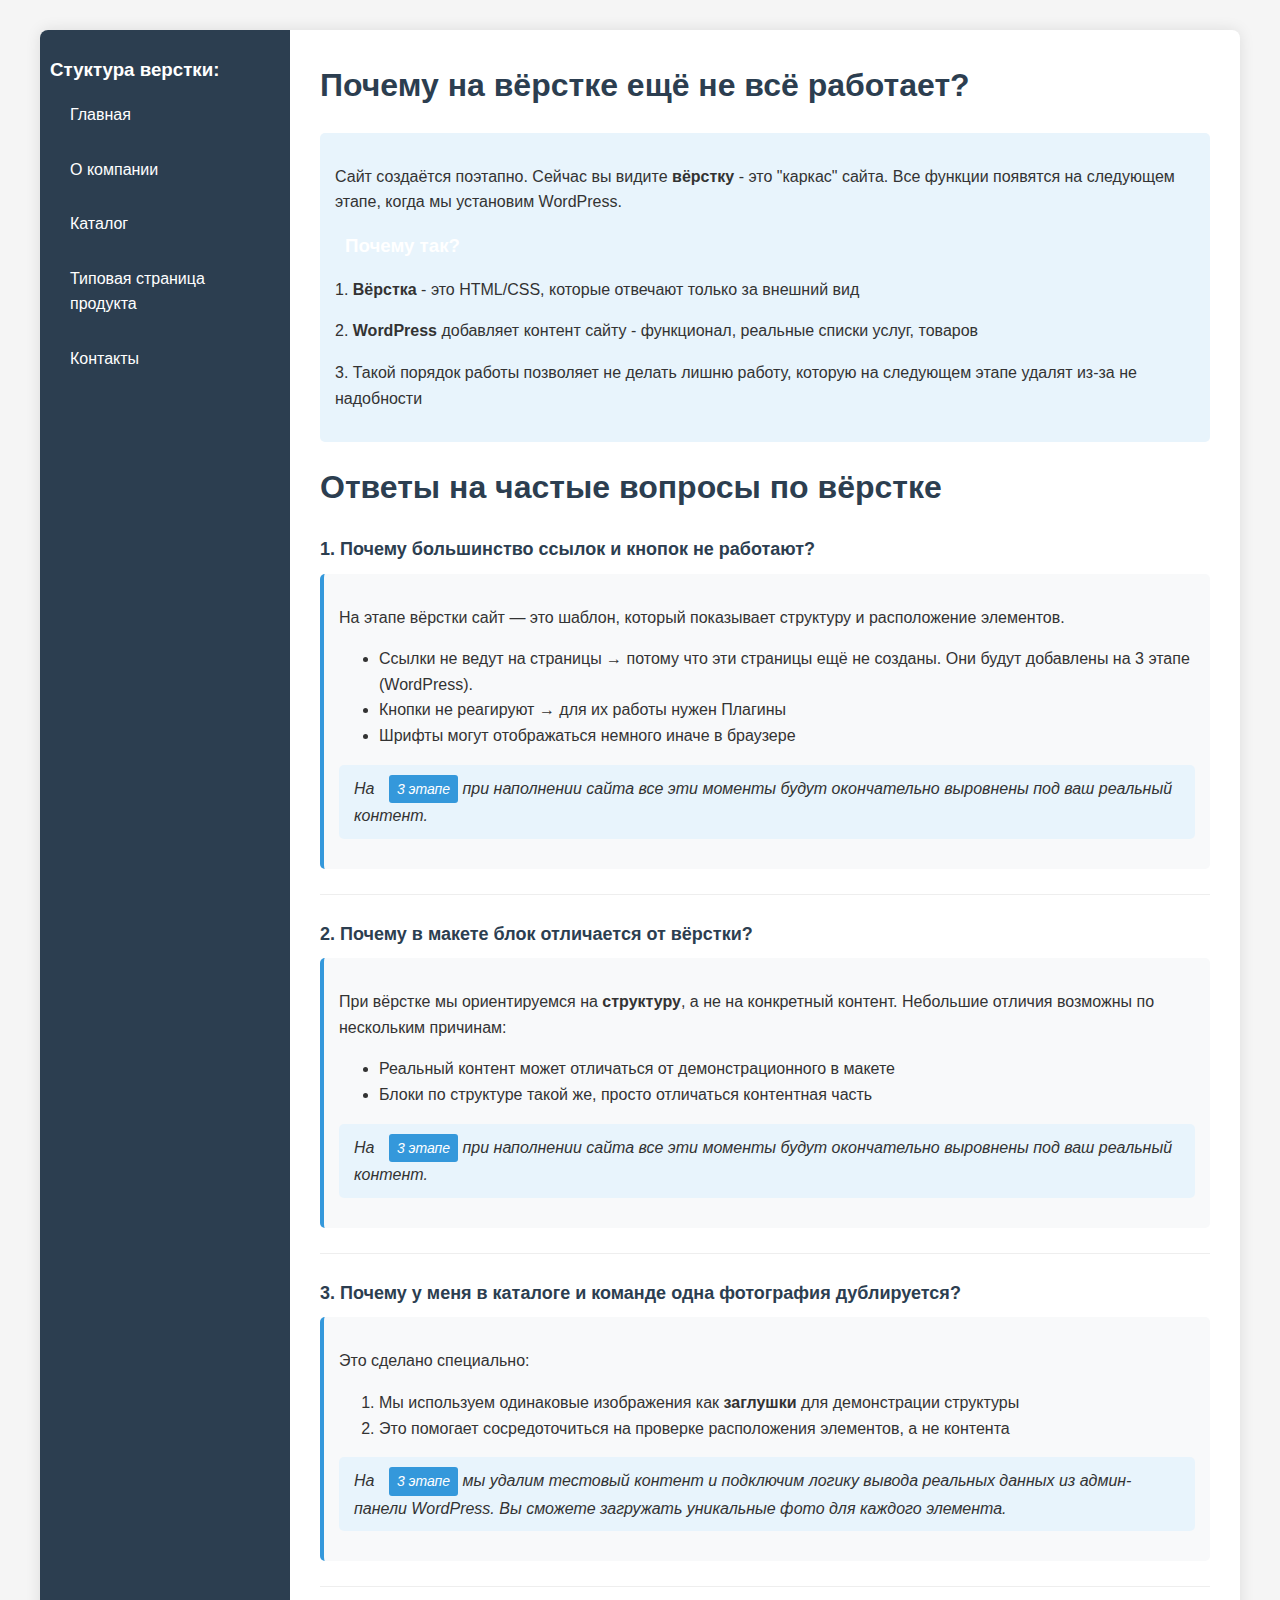
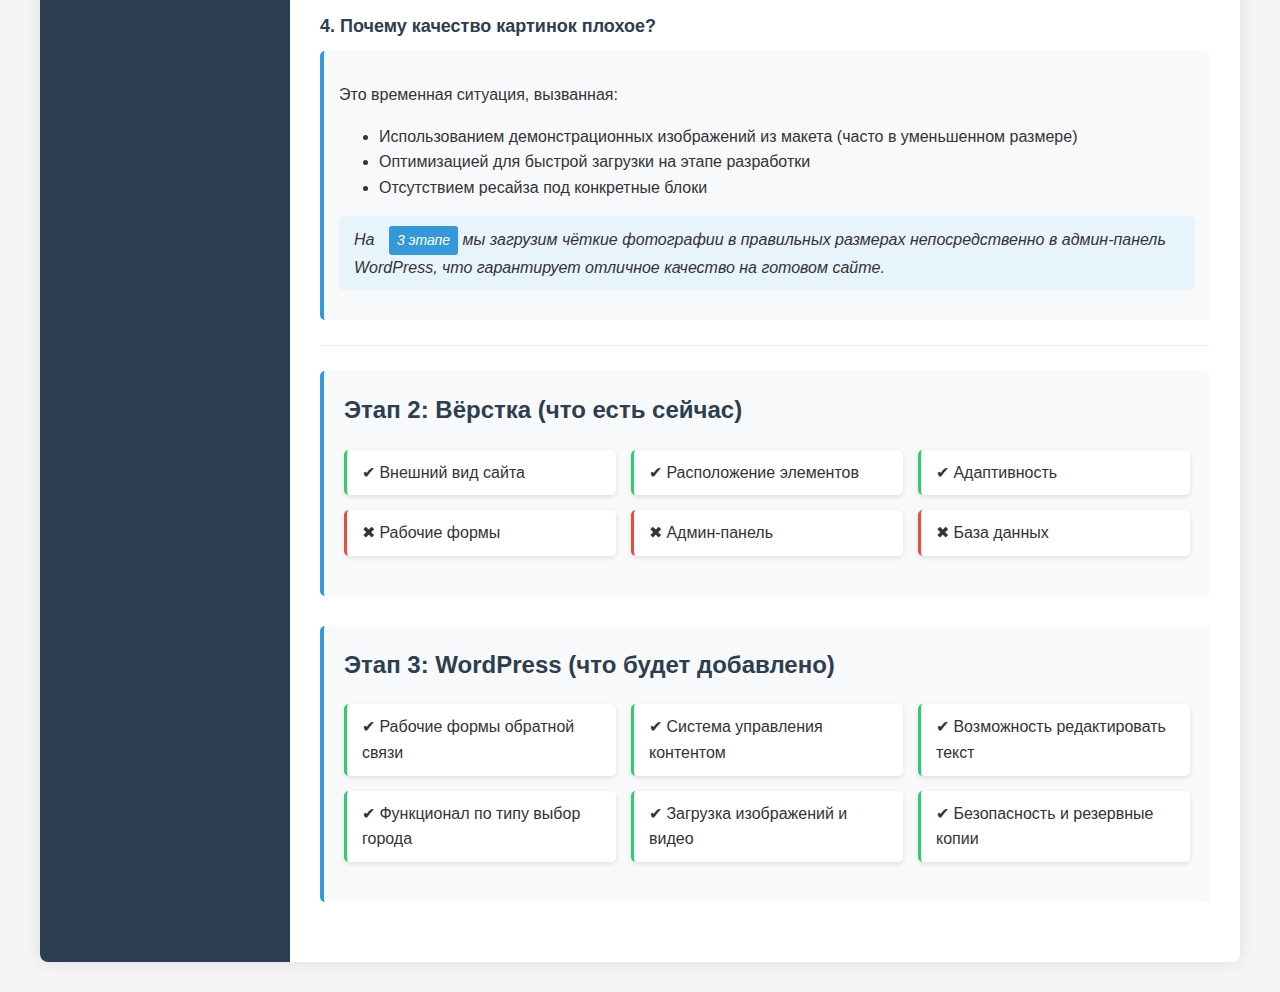
<file: links.html>
<!DOCTYPE html>
<html lang="ru">

<head>
  <meta charset="UTF-8">
  <meta name="viewport" content="width=device-width, initial-scale=1.0">
  <title>Этапы разработки сайта</title>
  <style>
    body {
      font-family: 'Arial', sans-serif;
      line-height: 1.6;
      color: #333;
      margin: 0;
      padding: 0;
      background-color: #f5f5f5;
    }

    .container {
      display: flex;
      max-width: 1200px;
      margin: 30px auto;
      background: white;
      border-radius: 8px;
      box-shadow: 0 0 15px rgba(0, 0, 0, 0.1);
      overflow: hidden;
    }

    .sidebar {
      width: 250px;
      background: #2c3e50;
      padding: 20px 0;
    }

    .content {
      flex: 1;
      padding: 30px;
    }

    h3 {
      margin: 5px 10px;
      color: white;

    }

    .nav-button {
      display: block;
      color: white;
      text-decoration: none;
      padding: 12px 20px;
      margin: 5px 10px;
      border-radius: 5px;
      transition: all 0.3s ease;
      font-weight: 500;
    }

    .nav-button:hover {
      background: #34495e;
      transform: translateX(5px);
    }

    .nav-button.active {
      background: #3498db;
    }

    h1 {
      color: #2c3e50;
      margin-top: 0;
    }

    .stage {
      margin-bottom: 30px;
      padding: 20px;
      background: #f8f9fa;
      border-radius: 5px;
      border-left: 4px solid #3498db;
    }

    .stage h2 {
      margin-top: 0;
      color: #2c3e50;
    }

    .features-list {
      display: flex;
      flex-wrap: wrap;
      gap: 15px;
      margin: 20px 0;
    }

    .feature {
      background: white;
      padding: 10px 15px;
      border-radius: 5px;
      box-shadow: 0 2px 5px rgba(0, 0, 0, 0.1);
      flex: 1 1 200px;
    }

    .feature.yes {
      border-left: 3px solid #2ecc71;
    }

    .feature.no {
      border-left: 3px solid #e74c3c;
    }

    .explanation {
      background: #e8f4fc;
      padding: 15px;
      border-radius: 5px;
      margin: 20px 0;
    }

    .faq-item {
      margin-bottom: 25px;
      padding-bottom: 25px;
      border-bottom: 1px solid #eee;
    }

    .faq-item:last-child {
      border-bottom: none;
    }

    .question {
      font-weight: bold;
      color: #2c3e50;
      font-size: 18px;
      margin-bottom: 10px;
    }

    .answer {
      background: #f8f9fa;
      padding: 15px;
      border-radius: 5px;
      border-left: 4px solid #3498db;
    }

    .highlight {
      background: #e8f4fc;
      padding: 10px 15px;
      border-radius: 5px;
      margin: 15px 0;
      font-style: italic;
    }

    .stage-badge {
      display: inline-block;
      background: #3498db;
      color: white;
      padding: 3px 8px;
      border-radius: 3px;
      font-size: 14px;
      margin-left: 10px;
    }
  </style>
</head>

<body>
  <div class="container">
    <div class="sidebar">
      <h3>Стуктура верстки:</h3>
      <a href="index.html" class="nav-button">Главная</a>
      <a href="company.html" class="nav-button">О компании</a>
      <a href="catalog.html" class="nav-button">Каталог</a>
      <a href="item.html" class="nav-button">Типовая страница продукта</a>
      <a href="contact.html" class="nav-button">Контакты</a>
    </div>

    <div class="content">
      <h1>Почему на вёрстке ещё не всё работает?</h1>

      <div class="explanation">
        <p>Сайт создаётся поэтапно. Сейчас вы видите <strong>вёрстку</strong> - это "каркас" сайта. Все функции появятся на следующем этапе, когда мы установим WordPress.</p>
        <h3>Почему так?</h3>
        <p>1. <strong>Вёрстка</strong> - это HTML/CSS, которые отвечают только за внешний вид</p>
        <p>2. <strong>WordPress</strong> добавляет контент сайту - функционал, реальные списки услуг, товаров</p>
        <p>3. Такой порядок работы позволяет не делать лишню работу, которую на следующем этапе удалят из-за не надобности</p>
      </div>

      <h1>Ответы на частые вопросы по вёрстке</h1>

      <div class="faq-item">
        <div class="question">1. Почему большинство ссылок и кнопок не работают?</div>
        <div class="answer">
          <p>На этапе вёрстки сайт — это шаблон, который показывает структуру и расположение элементов.</p>
          <ul>
            <li>Ссылки не ведут на страницы → потому что эти страницы ещё не созданы. Они будут добавлены на 3 этапе (WordPress).</li>
            <li>Кнопки не реагируют → для их работы нужен Плагины </li>
            <li>Шрифты могут отображаться немного иначе в браузере</li>
          </ul>
          <div class="highlight">
            На <span class="stage-badge">3 этапе</span> при наполнении сайта все эти моменты будут окончательно выровнены под ваш реальный контент.
          </div>
        </div>
      </div>
      <div class="faq-item">
        <div class="question">2. Почему в макете блок отличается от вёрстки?</div>
        <div class="answer">
          <p>При вёрстке мы ориентируемся на <strong>структуру</strong>, а не на конкретный контент. Небольшие отличия возможны по нескольким причинам:</p>
          <ul>
            <li>Реальный контент может отличаться от демонстрационного в макете</li>
            <li>Блоки по структуре такой же, просто отличаться контентная часть</li>
          </ul>
          <div class="highlight">
            На <span class="stage-badge">3 этапе</span> при наполнении сайта все эти моменты будут окончательно выровнены под ваш реальный контент.
          </div>
        </div>
      </div>

      <div class="faq-item">
        <div class="question">3. Почему у меня в каталоге и команде одна фотография дублируется?</div>
        <div class="answer">
          <p>Это сделано специально:</p>
          <ol>
            <li>Мы используем одинаковые изображения как <strong>заглушки</strong> для демонстрации структуры</li>
            <li>Это помогает сосредоточиться на проверке расположения элементов, а не контента</li>
          </ol>
          <div class="highlight">
            На <span class="stage-badge">3 этапе</span> мы удалим тестовый контент и подключим логику вывода реальных данных из админ-панели WordPress. Вы сможете загружать уникальные фото для каждого элемента.
          </div>
        </div>
      </div>

      <div class="faq-item">
        <div class="question">4. Почему качество картинок плохое?</div>
        <div class="answer">
          <p>Это временная ситуация, вызванная:</p>
          <ul>
            <li>Использованием демонстрационных изображений из макета (часто в уменьшенном размере)</li>
            <li>Оптимизацией для быстрой загрузки на этапе разработки</li>
            <li>Отсутствием ресайза под конкретные блоки</li>
          </ul>
          <div class="highlight">
            На <span class="stage-badge">3 этапе</span> мы загрузим чёткие фотографии в правильных размерах непосредственно в админ-панель WordPress, что гарантирует отличное качество на готовом сайте.
          </div>
        </div>
      </div>

      <div class="stage">
        <h2>Этап 2: Вёрстка (что есть сейчас)</h2>
        <div class="features-list">
          <div class="feature yes">
            ✔ Внешний вид сайта
          </div>
          <div class="feature yes">
            ✔ Расположение элементов
          </div>
          <div class="feature yes">
            ✔ Адаптивность
          </div>
          <div class="feature no">
            ✖ Рабочие формы
          </div>
          <div class="feature no">
            ✖ Админ-панель
          </div>
          <div class="feature no">
            ✖ База данных
          </div>
        </div>
      </div>

      <div class="stage">
        <h2>Этап 3: WordPress (что будет добавлено)</h2>
        <div class="features-list">
          <div class="feature yes">
            ✔ Рабочие формы обратной связи
          </div>
          <div class="feature yes">
            ✔ Система управления контентом
          </div>
          <div class="feature yes">
            ✔ Возможность редактировать текст
          </div>
          <div class="feature yes">
            ✔ Функционал по типу выбор города
          </div>
          <div class="feature yes">
            ✔ Загрузка изображений и видео
          </div>
          <div class="feature yes">
            ✔ Безопасность и резервные копии
          </div>
        </div>
      </div>
    </div>
  </div>
</body>

</html>
</file>
